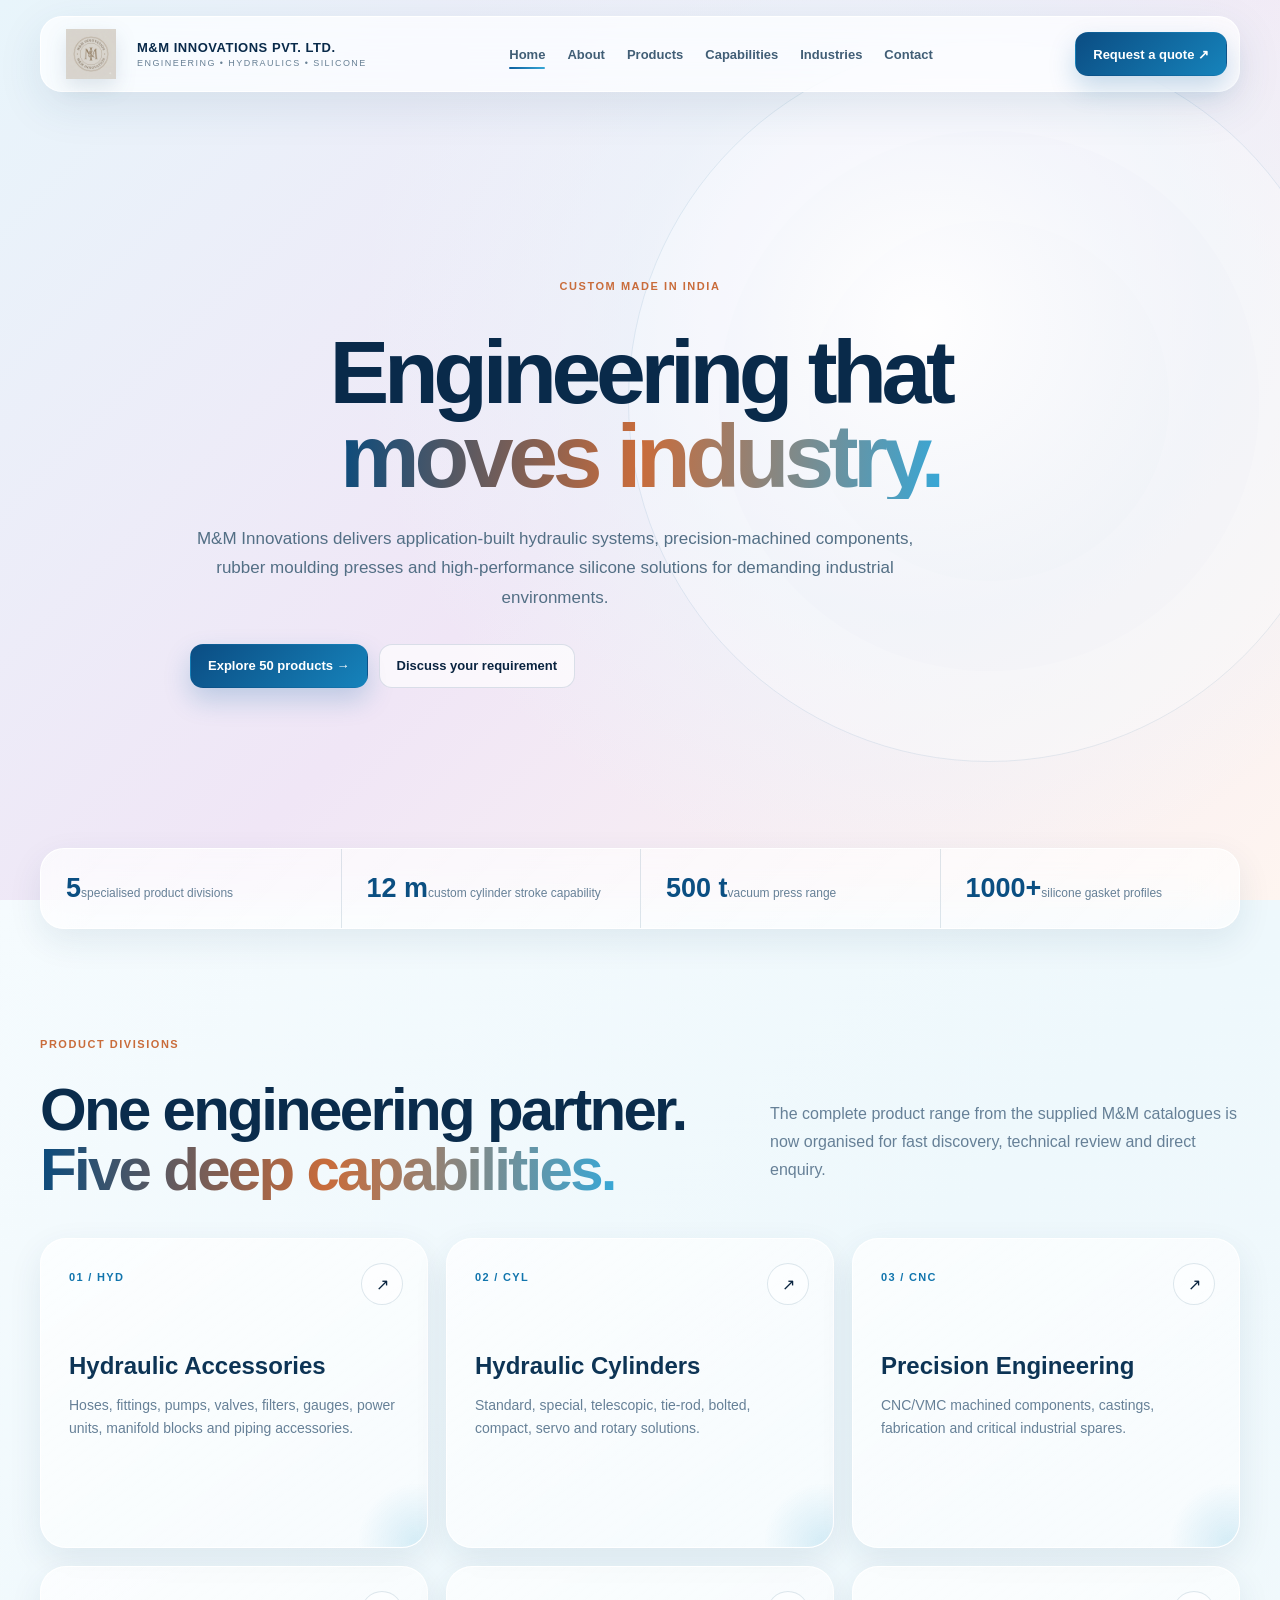
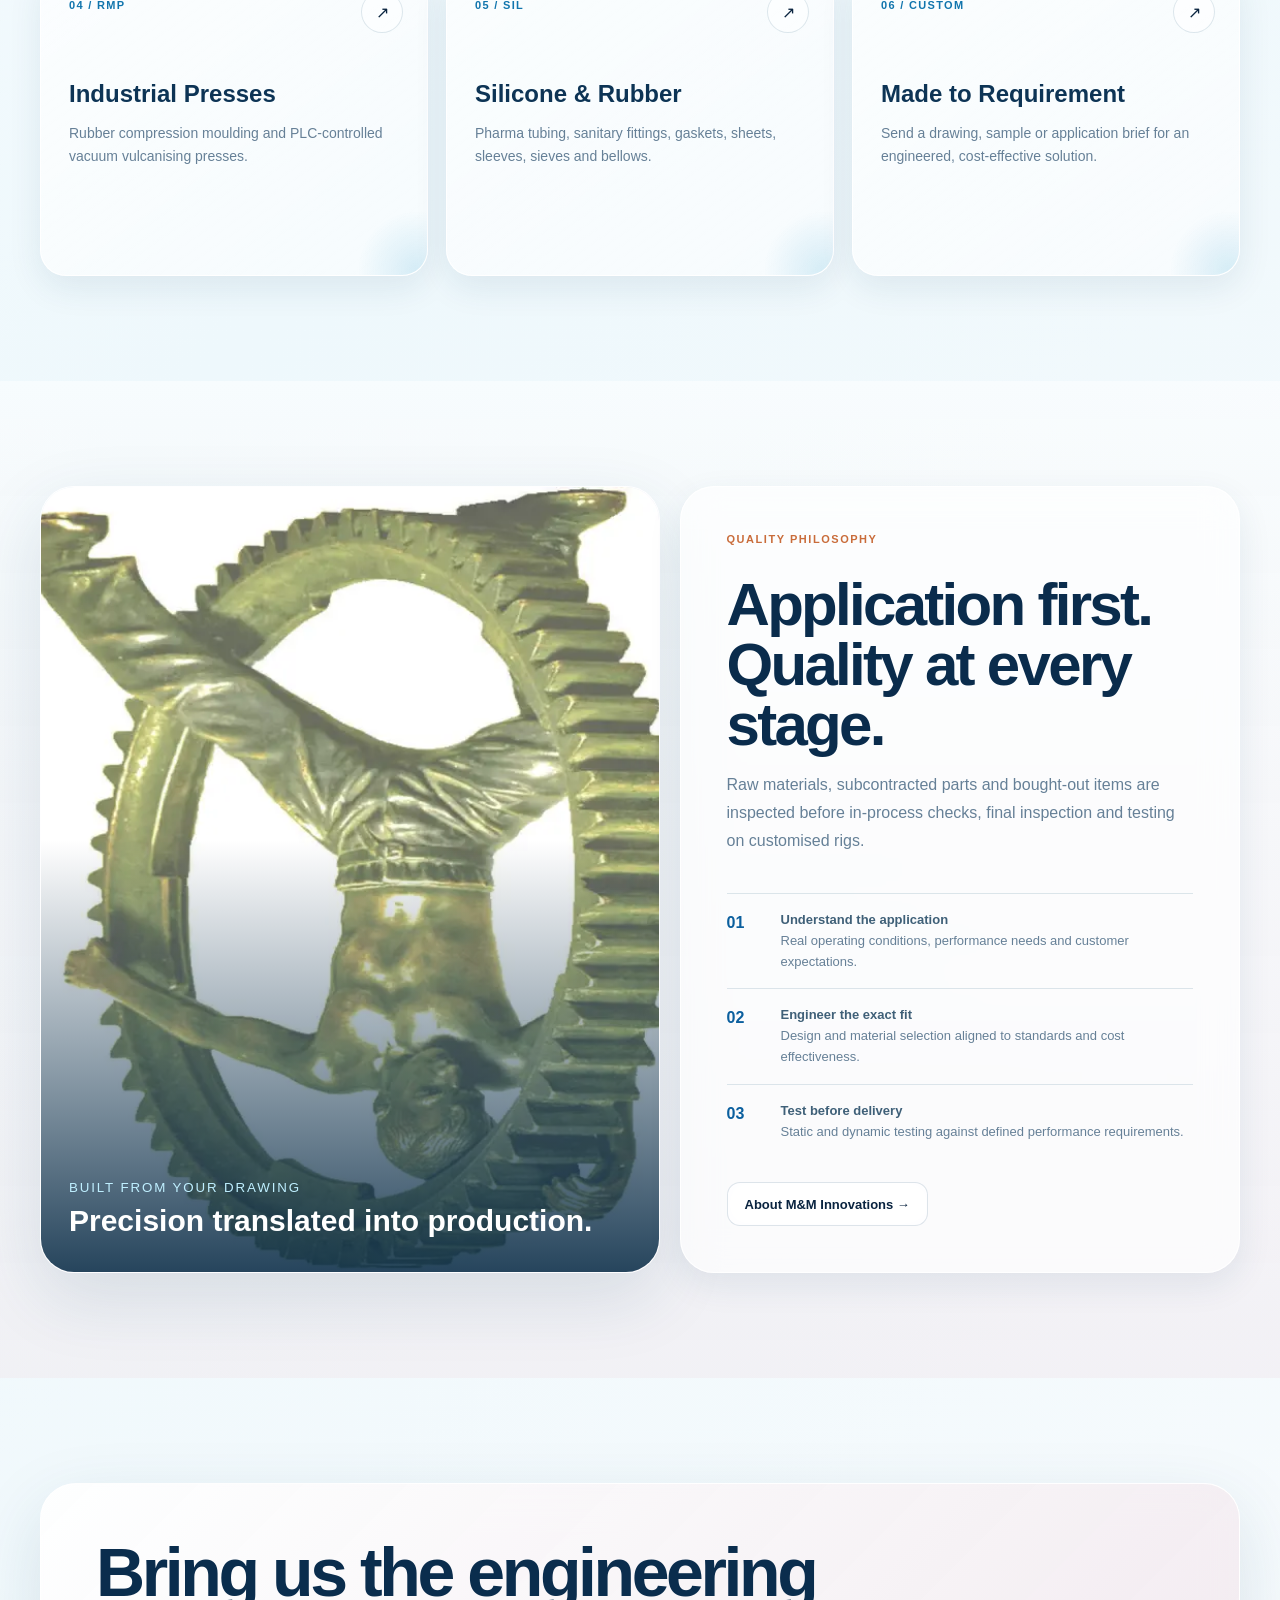
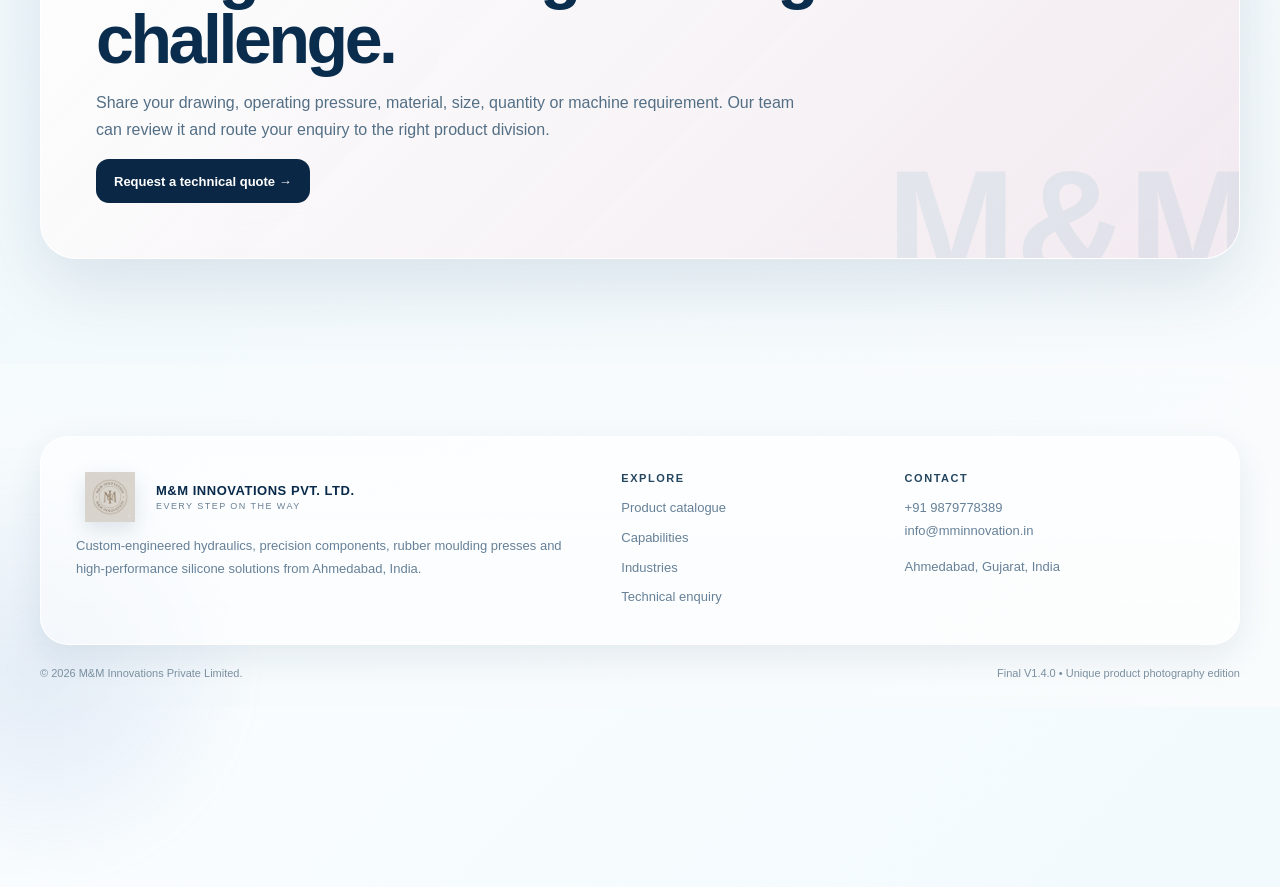
<file: index.html>
<!doctype html><html lang="en"><head><meta charset="utf-8"><meta name="viewport" content="width=device-width,initial-scale=1"><title>M&M Innovations Pvt. Ltd. | Industrial Engineering & Manufacturing</title><meta name="description" content="Manufacturer of hydraulic cylinders, accessories, precision engineering components, rubber moulding presses and silicone products in Ahmedabad, India."><link rel="icon" href="favicon.ico"><link rel="stylesheet" href="assets/styles.css"><link rel="stylesheet" href="assets/final-polish.css"></head><body><div class="noise"></div><div data-site-nav></div>
<header class="hero"><div class="container hero-grid"><div><div class="eyebrow" data-cms-text="index.hero.eyebrow">Custom made in India</div><h1>Engineering that <span data-cms-text="index.hero.accent">moves industry.</span></h1><p data-cms-text="index.hero.description">M&M Innovations delivers application-built hydraulic systems, precision-machined components, rubber moulding presses and high-performance silicone solutions for demanding industrial environments.</p><div class="hero-actions"><a class="btn btn-primary" href="products.html">Explore 50 products →</a><a class="btn btn-secondary" href="contact.html">Discuss your requirement</a></div></div></div></header>
<div class="metrics"><div class="container metric-row"><div class="metric"><strong>5</strong><span>specialised product divisions</span></div><div class="metric"><strong>12 m</strong><span>custom cylinder stroke capability</span></div><div class="metric"><strong>500 t</strong><span>vacuum press range</span></div><div class="metric"><strong>1000+</strong><span>silicone gasket profiles</span></div></div></div>
<main><section class="section"><div class="container"><div class="section-head reveal"><div><div class="eyebrow">Product divisions</div><h2>One engineering partner. <span class="gradient">Five deep capabilities.</span></h2></div><p data-cms-text="index.divisions.description">The complete product range from the supplied M&M catalogues is now organised for fast discovery, technical review and direct enquiry.</p></div><div class="grid-3">
<a class="division-card reveal" href="products.html?category=Hydraulic%20Accessories"><span class="icon">01 / HYD</span><span class="arrow">↗</span><h3>Hydraulic Accessories</h3><p>Hoses, fittings, pumps, valves, filters, gauges, power units, manifold blocks and piping accessories.</p></a>
<a class="division-card reveal" href="products.html?category=Hydraulic%20Cylinders"><span class="icon">02 / CYL</span><span class="arrow">↗</span><h3>Hydraulic Cylinders</h3><p>Standard, special, telescopic, tie-rod, bolted, compact, servo and rotary solutions.</p></a>
<a class="division-card reveal" href="products.html?category=Precision%20Engineering"><span class="icon">03 / CNC</span><span class="arrow">↗</span><h3>Precision Engineering</h3><p>CNC/VMC machined components, castings, fabrication and critical industrial spares.</p></a>
<a class="division-card reveal" href="products.html?category=Industrial%20Presses"><span class="icon">04 / RMP</span><span class="arrow">↗</span><h3>Industrial Presses</h3><p>Rubber compression moulding and PLC-controlled vacuum vulcanising presses.</p></a>
<a class="division-card reveal" href="products.html?category=Silicone%20%26%20Rubber"><span class="icon">05 / SIL</span><span class="arrow">↗</span><h3>Silicone & Rubber</h3><p>Pharma tubing, sanitary fittings, gaskets, sheets, sleeves, sieves and bellows.</p></a>
<a class="division-card reveal" href="contact.html"><span class="icon">06 / CUSTOM</span><span class="arrow">↗</span><h3>Made to Requirement</h3><p>Send a drawing, sample or application brief for an engineered, cost-effective solution.</p></a>
</div></div></section>
<section class="section section-soft"><div class="container split"><div class="visual-panel reveal"><img data-cms-image="index.quality.image" src="assets/product-photos/visual-engineering.webp" alt="M&M precision engineering components"><div class="visual-caption"><small>Built from your drawing</small><h3>Precision translated into production.</h3></div></div><div class="content-panel reveal"><div class="eyebrow">Quality philosophy</div><h2>Application first. Quality at every stage.</h2><p>Raw materials, subcontracted parts and bought-out items are inspected before in-process checks, final inspection and testing on customised rigs.</p><div class="ticks"><div class="tick"><b>01</b><div><strong>Understand the application</strong><br><span>Real operating conditions, performance needs and customer expectations.</span></div></div><div class="tick"><b>02</b><div><strong>Engineer the exact fit</strong><br><span>Design and material selection aligned to standards and cost effectiveness.</span></div></div><div class="tick"><b>03</b><div><strong>Test before delivery</strong><br><span>Static and dynamic testing against defined performance requirements.</span></div></div></div><a class="btn btn-secondary" href="about.html" style="align-self:flex-start;margin-top:24px">About M&M Innovations →</a></div></div></section>
<section class="section"><div class="container cta-box reveal"><h2 data-cms-text="index.cta.title">Bring us the engineering challenge.</h2><p data-cms-text="index.cta.description">Share your drawing, operating pressure, material, size, quantity or machine requirement. Our team can review it and route your enquiry to the right product division.</p><a class="btn btn-dark" href="contact.html">Request a technical quote →</a></div></section></main>
<div data-site-footer></div><script src="assets/site.js"></script></body></html>
</file>
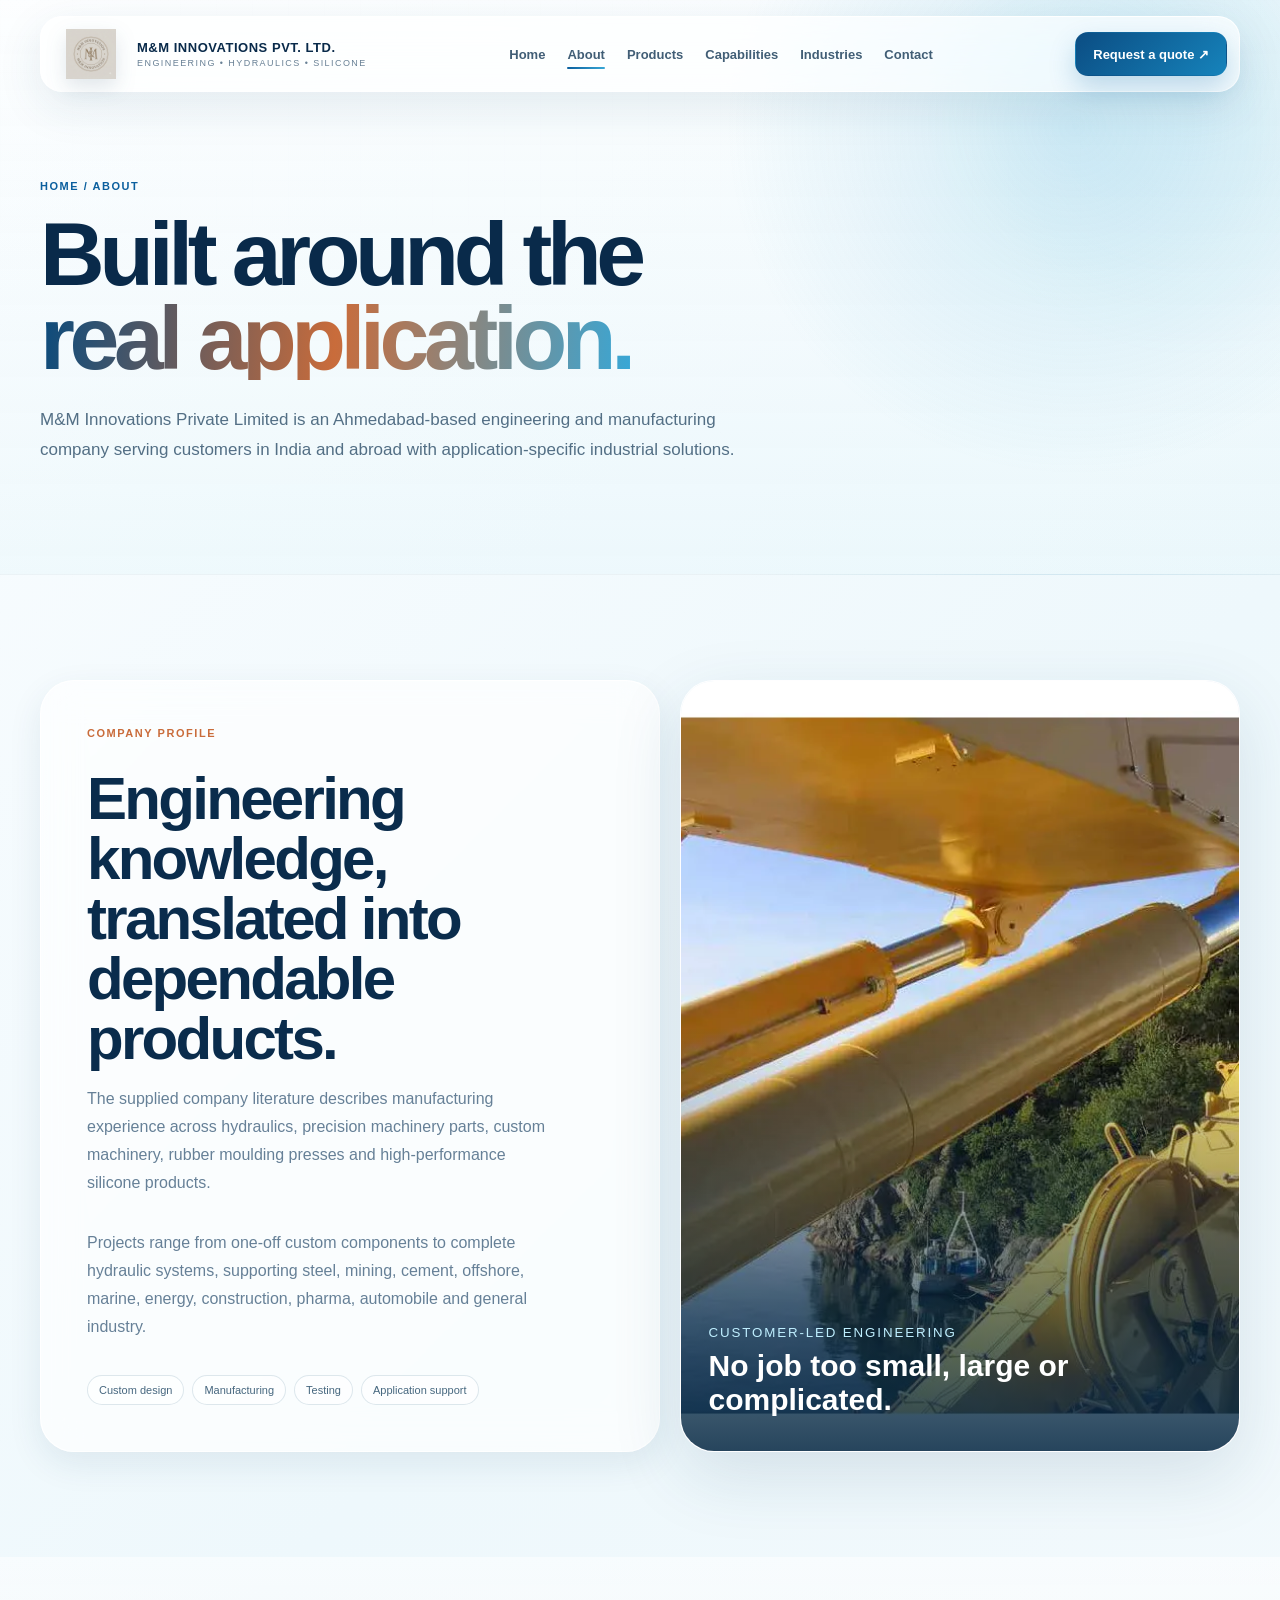
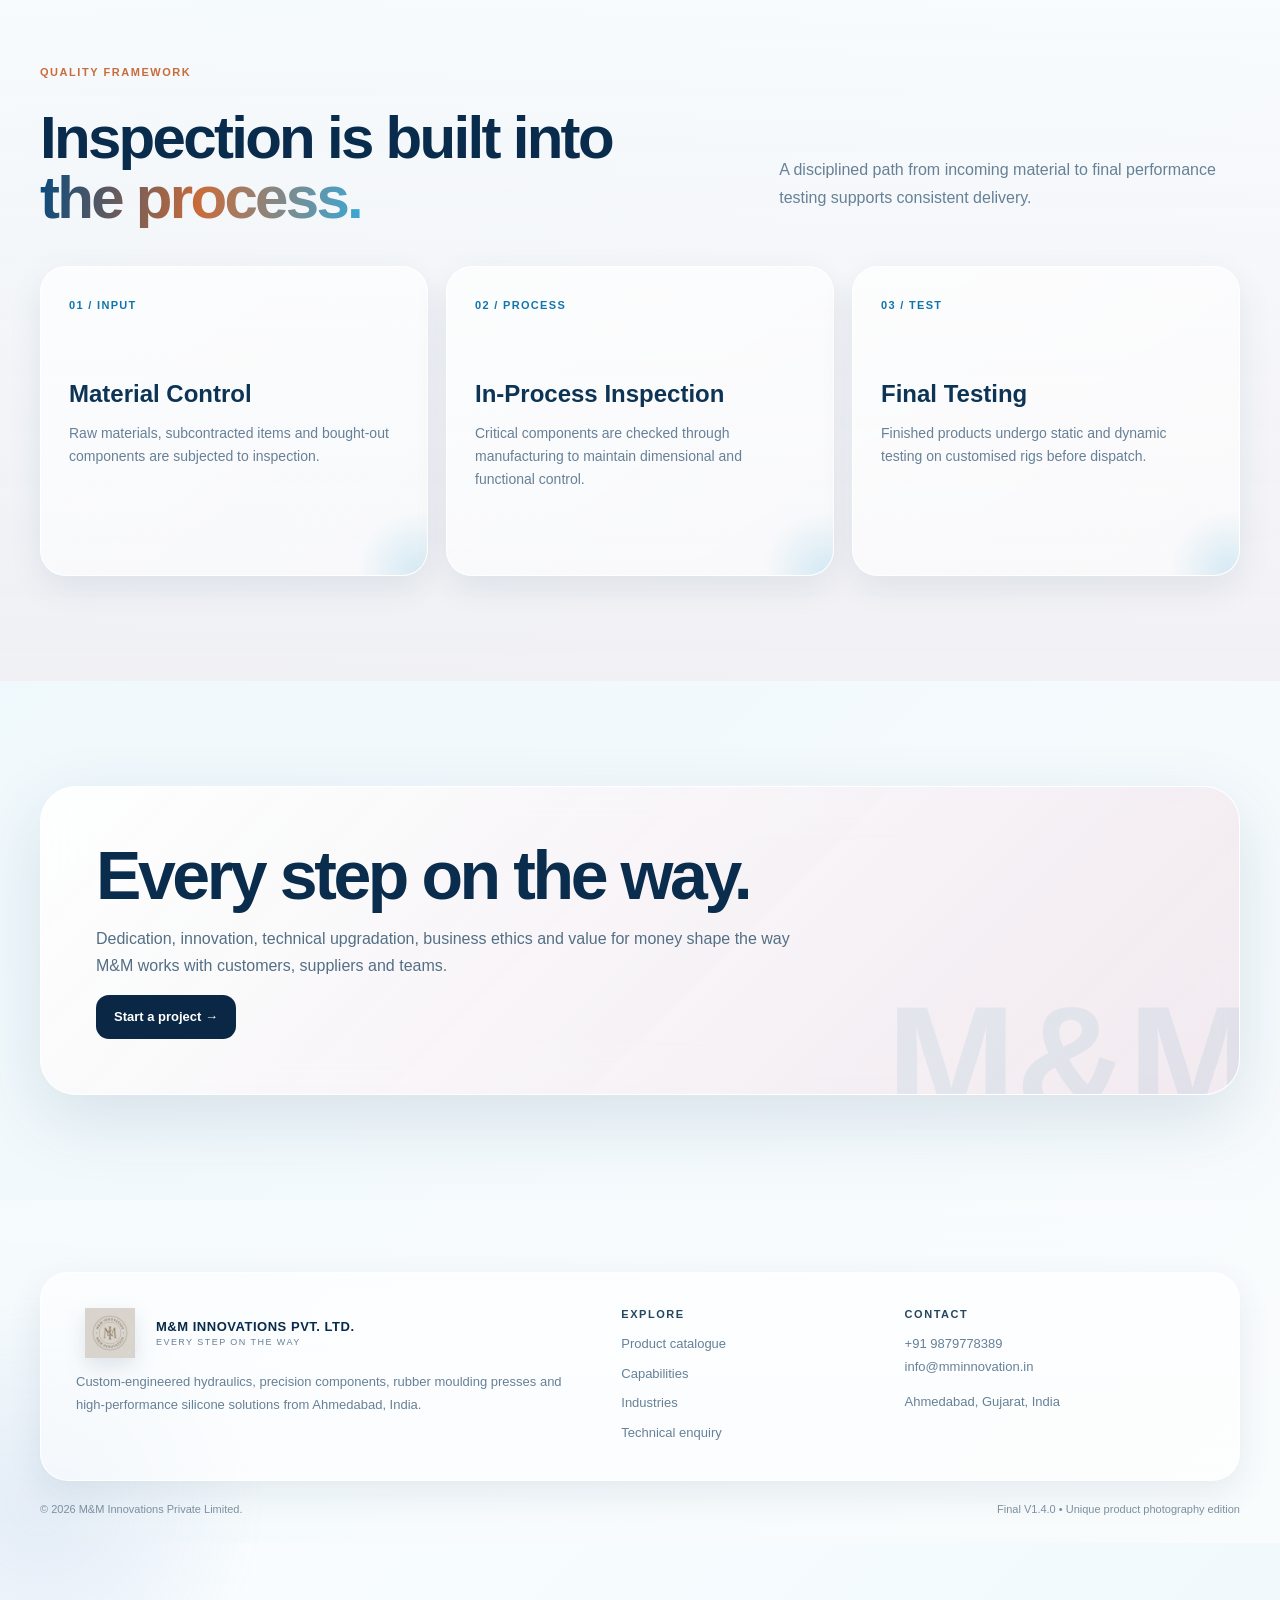
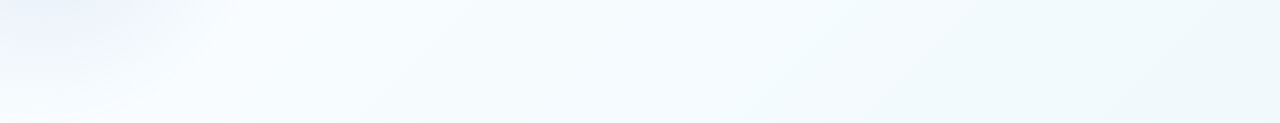
<file: about.html>
<!doctype html><html lang="en"><head><meta charset="utf-8"><meta name="viewport" content="width=device-width,initial-scale=1"><title>About | M&M Innovations Pvt. Ltd.</title><meta name="description" content="About M&M Innovations manufacturing, quality control and engineering capabilities."><link rel="icon" href="favicon.ico"><link rel="stylesheet" href="assets/styles.css"><link rel="stylesheet" href="assets/final-polish.css"></head><body><div class="noise"></div><div data-site-nav></div>
<header class="page-hero"><div class="container"><div class="breadcrumb">Home / About</div><h1>Built around the <span class="gradient" data-cms-text="about.hero.accent">real application.</span></h1><p data-cms-text="about.hero.description">M&M Innovations Private Limited is an Ahmedabad-based engineering and manufacturing company serving customers in India and abroad with application-specific industrial solutions.</p></div></header>
<main><section class="section"><div class="container split"><div class="content-panel reveal"><div class="eyebrow">Company profile</div><h2 data-cms-text="about.profile.title">Engineering knowledge, translated into dependable products.</h2><p data-cms-text="about.profile.description">The supplied company literature describes manufacturing experience across hydraulics, precision machinery parts, custom machinery, rubber moulding presses and high-performance silicone products.</p><p>Projects range from one-off custom components to complete hydraulic systems, supporting steel, mining, cement, offshore, marine, energy, construction, pharma, automobile and general industry.</p><div class="pill-row"><span class="pill">Custom design</span><span class="pill">Manufacturing</span><span class="pill">Testing</span><span class="pill">Application support</span></div></div><div class="visual-panel reveal"><img data-cms-image="about.profile.image" src="assets/product-photos/visual-cylinder.webp" alt="M&M hydraulic cylinder in industrial application"><div class="visual-caption"><small>Customer-led engineering</small><h3>No job too small, large or complicated.</h3></div></div></div></section>
<section class="section section-soft"><div class="container"><div class="section-head"><div><div class="eyebrow">Quality framework</div><h2>Inspection is built into <span class="gradient">the process.</span></h2></div><p>A disciplined path from incoming material to final performance testing supports consistent delivery.</p></div><div class="grid-3"><div class="service-card reveal"><span class="num">01 / INPUT</span><h3>Material Control</h3><p>Raw materials, subcontracted items and bought-out components are subjected to inspection.</p></div><div class="service-card reveal"><span class="num">02 / PROCESS</span><h3>In-Process Inspection</h3><p>Critical components are checked through manufacturing to maintain dimensional and functional control.</p></div><div class="service-card reveal"><span class="num">03 / TEST</span><h3>Final Testing</h3><p>Finished products undergo static and dynamic testing on customised rigs before dispatch.</p></div></div></div></section>
<section class="section"><div class="container cta-box reveal"><h2 data-cms-text="about.cta.title">Every step on the way.</h2><p>Dedication, innovation, technical upgradation, business ethics and value for money shape the way M&M works with customers, suppliers and teams.</p><a class="btn btn-dark" href="contact.html">Start a project →</a></div></section></main><div data-site-footer></div><script src="assets/site.js"></script></body></html>
</file>
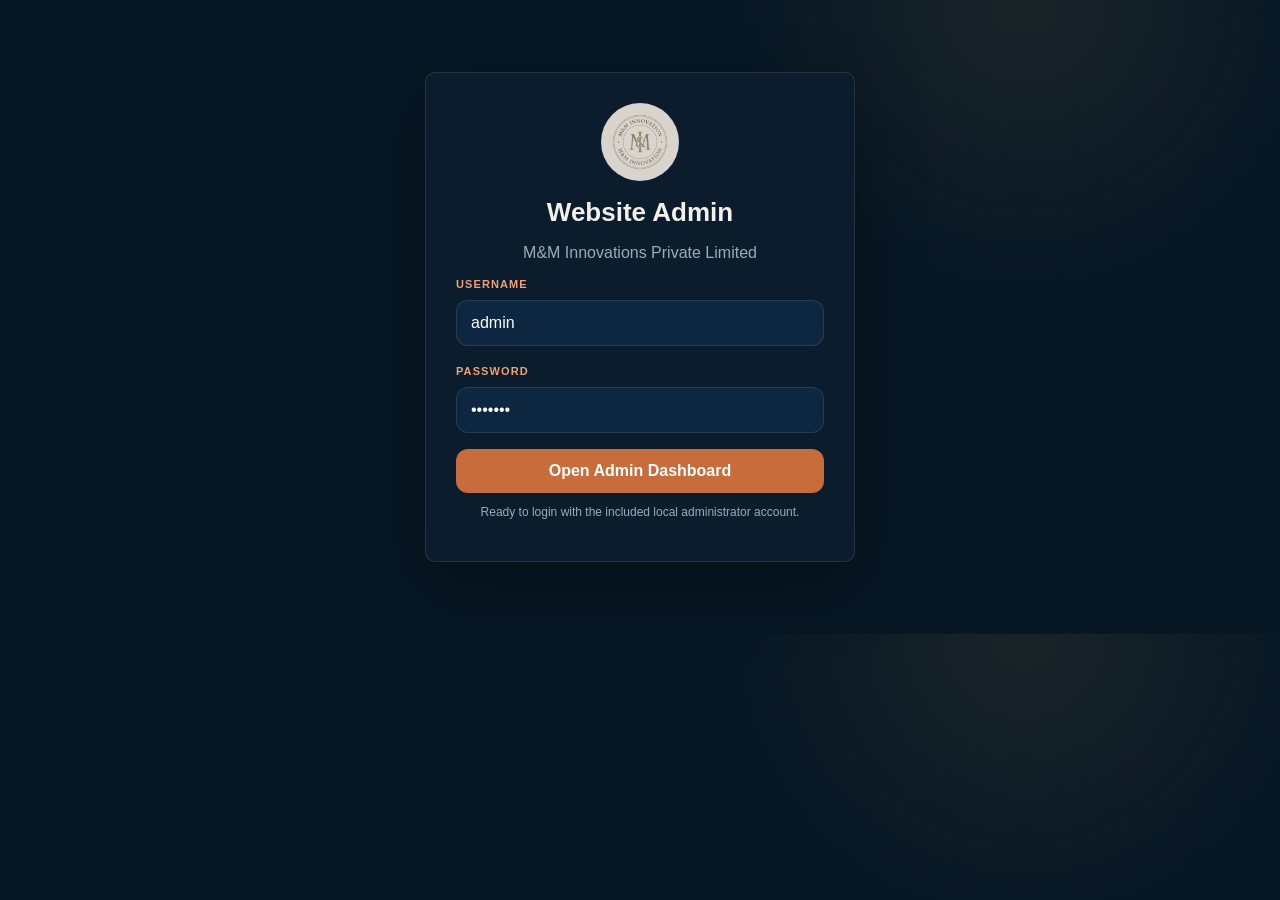
<file: admin.html>
<!DOCTYPE html>
<html lang="en">
<head>
<meta charset="UTF-8">
<meta name="viewport" content="width=device-width,initial-scale=1">
<title>Website Admin | M&M Innovations Private Limited</title>
<link rel="icon" href="favicon.ico">
<style>
:root{--bg:#071724;--panel:#0b1d2d;--panel2:#10283a;--line:rgba(255,255,255,.1);--text:#f3f0e9;--muted:#9cabb5;--gold:#c96c3b;--gold2:#f0a175}
*{box-sizing:border-box}body{margin:0;background:radial-gradient(circle at 80% 0,rgba(239,189,85,.08),transparent 24%),var(--bg);color:var(--text);font-family:"Segoe UI Variable Text","Segoe UI",Arial,sans-serif}
button,input,textarea,select{font:inherit}.hidden{display:none!important}
.login{max-width:430px;margin:8vh auto;padding:30px;background:var(--panel);border:1px solid var(--line);border-radius:24px}
.login img{width:78px;height:78px;border-radius:50%;display:block;margin:0 auto 16px;object-fit:contain}.login h1{text-align:center;font:700 26px "Segoe UI Variable Display","Segoe UI",sans-serif;margin:8px}.login p{text-align:center;color:var(--muted)}
.input{width:100%;padding:13px 14px;border:1px solid var(--line);border-radius:12px;background:#0e2740;color:#fff;margin:7px 0;outline:none}
.primary{background:linear-gradient(135deg,var(--gold2),var(--gold));color:#151009;border:0;font-weight:800;cursor:pointer}
.login .primary{width:100%;padding:13px;border-radius:12px;margin-top:9px}
.shell{min-height:100vh}.sidebar{position:fixed;left:0;top:0;bottom:0;width:260px;background:#07182a;border-right:1px solid var(--line);padding:22px 16px;z-index:5}
.brand{display:flex;gap:12px;align-items:center;padding:4px 6px 24px;border-bottom:1px solid var(--line)}.brand img{width:48px;height:48px;border-radius:50%;object-fit:contain}.brand strong{font:700 14px "Segoe UI Variable Display","Segoe UI",sans-serif;line-height:1.2}.brand span{color:var(--muted);font-size:11px}
.nav{display:grid;gap:7px;margin-top:22px}.nav button{border:0;background:transparent;color:#b8c6d3;text-align:left;padding:12px 13px;border-radius:12px;cursor:pointer;font-weight:700}.nav button.active,.nav button:hover{background:rgba(239,189,85,.11);color:var(--gold2)}
.side-bottom{position:absolute;left:16px;right:16px;bottom:20px;display:grid;gap:8px}.side-bottom a,.side-bottom button{padding:10px;border:1px solid var(--line);background:var(--panel);color:#fff;border-radius:10px;text-align:center;text-decoration:none;cursor:pointer}
.main{margin-left:260px;padding:26px;max-width:1600px}.topbar{display:flex;justify-content:space-between;align-items:center;gap:16px;margin-bottom:22px}.topbar h1{font:700 28px "Segoe UI Variable Display","Segoe UI",sans-serif;margin:0}.topbar p{margin:4px 0 0;color:var(--muted);font-size:13px}.badge{padding:8px 11px;background:rgba(239,189,85,.1);color:var(--gold2);border:1px solid rgba(239,189,85,.25);border-radius:999px;font-size:12px}
.cards{display:grid;grid-template-columns:repeat(4,1fr);gap:14px;margin-bottom:20px}.card{padding:19px;background:linear-gradient(145deg,#102944,#0b1d31);border:1px solid var(--line);border-radius:18px}.card span{font-size:12px;color:var(--muted)}.card strong{display:block;font:700 28px "Segoe UI Variable Display","Segoe UI",sans-serif;color:var(--gold2);margin-top:6px}
.panel{background:var(--panel);border:1px solid var(--line);border-radius:20px;padding:20px}.toolbar{display:flex;gap:10px;justify-content:space-between;align-items:center;flex-wrap:wrap;margin-bottom:14px}.toolbar .left,.toolbar .right{display:flex;gap:10px;flex-wrap:wrap}.toolbar input,.toolbar select{padding:11px 12px;border:1px solid var(--line);background:#0d2741;color:#fff;border-radius:11px}
.btn{padding:10px 13px;border-radius:11px;border:1px solid var(--line);background:#102944;color:#fff;cursor:pointer;font-weight:700}.btn.gold{background:linear-gradient(135deg,var(--gold2),var(--gold));color:#151009;border:0}.btn.danger{background:#542133}.btn.green{background:#17583c}
.tablewrap{overflow:auto}table{width:100%;border-collapse:collapse;min-width:1050px}th,td{padding:13px 11px;border-bottom:1px solid var(--line);text-align:left;vertical-align:top;font-size:13px}th{color:var(--gold2);background:#10263e}.status{padding:8px;background:#0d2741;color:#fff;border:1px solid var(--line);border-radius:9px}
.page-tabs{display:flex;gap:8px;flex-wrap:wrap;margin-bottom:16px}.page-tabs button{padding:9px 12px;border-radius:999px;border:1px solid var(--line);background:#0c2138;color:#cbd6df;cursor:pointer}.page-tabs button.active{background:var(--gold);color:#151009}
.editor-list{display:grid;gap:12px}.editor-row{display:grid;grid-template-columns:210px 1fr auto;gap:12px;align-items:start;padding:14px;border:1px solid var(--line);border-radius:14px;background:#0a2037}.editor-meta small{display:block;color:var(--gold);margin-bottom:5px}.editor-meta span{font-size:12px;color:var(--muted);word-break:break-word}.editor-row textarea,.editor-row input[type=text]{width:100%;padding:11px;border-radius:10px;border:1px solid var(--line);background:#071a2d;color:#fff;min-height:46px;resize:vertical}
.image-grid{display:grid;grid-template-columns:repeat(3,minmax(0,1fr));gap:14px}.image-item{border:1px solid var(--line);border-radius:16px;overflow:hidden;background:#0a2037}.image-preview{height:190px;background:#061426;display:grid;place-items:center;overflow:hidden}.image-preview img{width:100%;height:100%;object-fit:cover}.image-info{padding:13px}.image-info h3{font:700 14px "Segoe UI Variable Display","Segoe UI",sans-serif;margin:0 0 5px}.image-info p{color:var(--muted);font-size:11px;margin:0 0 10px;word-break:break-word}.image-actions{display:flex;gap:7px;flex-wrap:wrap}.file{display:none}
.notice{padding:13px 15px;border:1px solid rgba(239,189,85,.28);background:rgba(239,189,85,.07);color:#f6dfa5;border-radius:13px;font-size:13px;margin-bottom:16px;line-height:1.55}
.settings-grid{display:grid;grid-template-columns:1fr 1fr;gap:14px}.setting{padding:18px;border:1px solid var(--line);border-radius:16px;background:#0a2037}.setting h3{font:700 18px "Segoe UI Variable Display","Segoe UI",sans-serif;margin-top:0}.setting p{color:var(--muted);font-size:13px;line-height:1.6}
.empty{text-align:center;color:var(--muted);padding:35px}
@media(max-width:1050px){.image-grid{grid-template-columns:repeat(2,1fr)}.cards{grid-template-columns:repeat(2,1fr)}}
@media(max-width:760px){.sidebar{position:static;width:auto}.side-bottom{position:static;margin-top:15px}.main{margin:0;padding:16px}.nav{grid-template-columns:repeat(2,1fr)}.cards{grid-template-columns:1fr 1fr}.image-grid{grid-template-columns:1fr}.editor-row{grid-template-columns:1fr}.settings-grid{grid-template-columns:1fr}}

/* --- Enquiry table action buttons polish --- */
.actions-cell{
  min-width:190px;
  white-space:nowrap;
}
.action-group{
  display:inline-flex;
  align-items:center;
  gap:8px;
  flex-wrap:nowrap;
}
.action-btn{
  display:inline-flex;
  align-items:center;
  justify-content:center;
  min-width:82px;
  height:34px;
  padding:0 12px;
  border-radius:10px;
  text-decoration:none;
  border:1px solid var(--line);
  font-size:12px;
  font-weight:800;
  line-height:1;
  cursor:pointer;
  transition:transform .18s ease,filter .18s ease,box-shadow .18s ease;
}
.action-btn:hover{
  transform:translateY(-1px);
  filter:brightness(1.06);
}
.action-btn.whatsapp{
  background:linear-gradient(135deg,#1f8f5d,#176b48);
  color:#fff;
  border-color:rgba(71,214,145,.28);
  box-shadow:0 6px 14px rgba(16,103,68,.18);
}
.action-btn.delete{
  background:linear-gradient(135deg,#7a2a3f,#572033);
  color:#fff;
  border-color:rgba(255,109,135,.18);
  box-shadow:0 6px 14px rgba(84,32,51,.16);
}
.tablewrap table td:last-child{
  vertical-align:middle;
}
@media(max-width:760px){
  .actions-cell{min-width:170px}
  .action-btn{min-width:76px;padding:0 10px}
}


/* --- Product management --- */
.admin-products-grid{
  display:grid;
  grid-template-columns:repeat(2,minmax(0,1fr));
  gap:14px;
}
.admin-product-card{
  display:grid;
  grid-template-columns:150px 1fr;
  gap:14px;
  padding:14px;
  border:1px solid var(--line);
  border-radius:16px;
  background:#0a2037;
}
.admin-product-photo{
  height:150px;
  border-radius:13px;
  overflow:hidden;
  background:#061426;
}
.admin-product-photo img{width:100%;height:100%;object-fit:cover}
.admin-product-info h3{font:700 18px "Segoe UI Variable Display","Segoe UI",sans-serif;margin:0 0 5px}
.admin-product-info .cat{color:var(--gold);font-size:11px;font-weight:800;text-transform:uppercase;letter-spacing:.08em}
.admin-product-info p{font-size:12px;color:var(--muted);line-height:1.55;margin:8px 0}
.admin-product-meta{display:flex;gap:6px;flex-wrap:wrap;margin:8px 0}
.admin-product-meta span{font-size:10px;padding:5px 7px;border-radius:999px;background:#102944;border:1px solid var(--line)}
.admin-product-actions{display:flex;gap:7px;flex-wrap:wrap;margin-top:10px}
.product-modal{
  position:fixed;inset:0;z-index:100;display:grid;place-items:center;
  background:rgba(0,0,0,.68);padding:20px;
}
.product-modal-card{
  width:min(760px,100%);max-height:92vh;overflow:auto;
  background:#0a1e34;border:1px solid rgba(255,255,255,.12);
  border-radius:22px;padding:22px;box-shadow:0 30px 80px rgba(0,0,0,.4)
}
.product-modal-card h2{font:700 25px "Segoe UI Variable Display","Segoe UI",sans-serif;margin:0 0 16px}
.product-form-grid{display:grid;grid-template-columns:1fr 1fr;gap:12px}
.product-form-grid .full{grid-column:1/-1}
.product-form-grid label{font-size:11px;color:var(--gold);font-weight:800;display:block;margin-bottom:6px}
.product-form-grid input,.product-form-grid textarea,.product-form-grid select{
  width:100%;padding:12px;border:1px solid var(--line);border-radius:11px;background:#071a2d;color:#fff
}
.product-form-grid textarea{min-height:100px;resize:vertical}
.product-image-large{width:100%;height:220px;object-fit:cover;border-radius:13px;background:#061426;margin-top:8px}
.product-modal-actions{display:flex;justify-content:flex-end;gap:9px;margin-top:17px}
.toggle-row{display:flex;gap:18px;align-items:center;flex-wrap:wrap}
.toggle-row label{display:flex;gap:7px;align-items:center;color:#dce5ed;font-size:13px}
@media(max-width:1050px){.admin-products-grid{grid-template-columns:1fr}}
@media(max-width:650px){.admin-product-card{grid-template-columns:1fr}.admin-product-photo{height:210px}.product-form-grid{grid-template-columns:1fr}.product-form-grid .full{grid-column:auto}}
.login-label{display:block;margin:12px 0 3px;color:#f0a175;font-size:11px;font-weight:800;text-transform:uppercase;letter-spacing:.1em}
.login{border-radius:10px;box-shadow:0 25px 70px rgba(0,0,0,.28)}
.primary,.btn.gold{background:#c96c3b;color:#fff}.primary:hover,.btn.gold:hover{background:#ad5630}
.panel,.card,.setting,.image-item,.admin-product-card{border-radius:7px}

</style>
</head>
<body>
<section id="loginView" class="login">
<img src="assets/mm-logo.png" alt="M&M Innovations Logo"><h1>Website Admin</h1><p>M&M Innovations Private Limited</p>
<form id="adminLoginForm"><label class="login-label" for="adminUser">Username</label><input id="adminUser" class="input" value="admin" autocomplete="username" required><label class="login-label" for="adminPass">Password</label><input id="adminPass" class="input" type="password" value="MM@2026" autocomplete="current-password" required><button id="loginBtn" class="primary" type="submit">Open Admin Dashboard</button></form><p id="loginMsg" aria-live="polite" style="font-size:12px">Ready to login with the included local administrator account.</p>
</section>

<div id="appView" class="shell hidden">
<aside class="sidebar">
  <div class="brand"><img src="assets/mm-logo.png" alt="M&M Innovations Logo"><div><strong>M&M INNOVATIONS<br>PRIVATE LIMITED</strong><br><span>Website CMS</span></div></div>
  <div class="nav">
    <button data-tab="enquiries" class="active">📩 Enquiries</button>
    <button data-tab="content">✏️ Website Content</button>
    <button data-tab="products">📦 Products</button>
    <button data-tab="images">🖼️ Photos & Logo</button>
    <button data-tab="settings">⚙️ Settings</button>
  </div>
  <div class="side-bottom"><a href="index.html" target="_blank">Open Website ↗</a><button id="logoutBtn">Logout</button></div>
</aside>

<main class="main">
  <div class="topbar"><div><h1 id="sectionTitle">Enquiries</h1><p>Manage the complete website from one dashboard.</p></div><span class="badge">Final Local CMS</span></div>

  <section id="tab-enquiries">
    <div class="cards"><div class="card"><span>Total Requests</span><strong id="statTotal">0</strong></div><div class="card"><span>New</span><strong id="statNew">0</strong></div><div class="card"><span>Contacted</span><strong id="statContacted">0</strong></div><div class="card"><span>Completed</span><strong id="statCompleted">0</strong></div></div>
    <div class="panel">
      <div class="toolbar"><div class="left"><input id="searchInput" placeholder="Search enquiries"><select id="statusFilter"><option value="">All Status</option><option>New</option><option>Contacted</option><option>Completed</option></select></div><div class="right"><button id="exportBtn" class="btn gold">Export CSV</button></div></div>
      <div class="tablewrap"><table><thead><tr><th>Date</th><th>Name</th><th>Company</th><th>Email</th><th>Phone</th><th>Service</th><th>Requirement</th><th>Status</th><th>Actions</th></tr></thead><tbody id="requestRows"></tbody></table><div id="emptyState" class="empty hidden">No requests found.</div></div>
    </div>
  </section>

  <section id="tab-content" class="hidden">
    <div class="notice">Yahan se headings, paragraphs, buttons, navigation/footer text ko edit karke <strong>Save Changes</strong> karo. Changes same browser ke website pages par turant apply honge.</div>
    <div class="panel">
      <div class="toolbar"><div class="left"><div id="contentPageTabs" class="page-tabs"></div></div><div class="right"><button id="saveContentBtn" class="btn gold">Save Content Changes</button><button id="resetContentBtn" class="btn">Reset Current Page</button></div></div>
      <div id="contentEditors" class="editor-list"></div>
    </div>
  </section>

  <section id="tab-images" class="hidden">
    <div class="notice">Website me jahan-jahan actual photos/logo use hue hain, har placement neeche separately available hai. <strong>Change Photo</strong> se JPG/PNG/WebP select karo. Image browser Local Storage me save hogi.</div>
    <div class="panel">
      <div class="toolbar"><div id="imagePageTabs" class="page-tabs"></div><div class="right"><button id="resetImagesBtn" class="btn">Reset Current Page Images</button></div></div>
      <div id="imageGrid" class="image-grid"></div>
    </div>
  </section>


  <section id="tab-products" class="hidden">
    <div class="notice">
      Yahan se official catalogue ke saath dikhne wale <strong>additional products Add / Edit / Remove</strong> kar sakte ho. Official 50 PDF-backed products source data me protected rahenge.
    </div>

    <div class="panel">
      <div class="toolbar">
        <div class="left">
          <input id="productAdminSearch" placeholder="Search products">
        </div>
        <div class="right">
          <button id="addProductBtn" class="btn gold">+ Add Product</button>
          <button id="resetProductsBtn" class="btn">Clear Added Products</button>
        </div>
      </div>
      <div id="adminProductsGrid" class="admin-products-grid"></div>
      <div id="adminProductsEmpty" class="empty hidden">No products found.</div>
    </div>
  </section>

  <section id="tab-settings" class="hidden">
    <div class="settings-grid">
      <div class="setting"><h3>Backup CMS Data</h3><p>Website ke edited text aur photos ka JSON backup download karo. Browser clear hone se pehle backup useful hai.</p><button id="backupBtn" class="btn gold">Download CMS Backup</button></div>
      <div class="setting"><h3>Restore CMS Data</h3><p>Previously downloaded JSON backup restore kar sakte ho.</p><input id="restoreFile" class="file" type="file" accept=".json,application/json"><button id="restoreBtn" class="btn">Choose Backup & Restore</button></div>
      <div class="setting"><h3>Reset Entire Website</h3><p>Admin ke saare content/photo changes hata kar original ZIP wali website restore karega. Enquiries separate rahengi.</p><button id="resetCmsBtn" class="btn danger">Reset Website CMS</button></div>
      <div class="setting"><h3>Important</h3><p>Ye ZIP local testing ke liye Local Storage CMS use karti hai. Production/Vercel par multiple devices se permanent editing ke liye Supabase/Firebase/real backend required hoga.</p></div>
    </div>
  </section>
</main>
</div>


<div id="productModal" class="product-modal hidden">
  <div class="product-modal-card">
    <h2 id="productModalTitle">Add Product</h2>
    <div class="product-form-grid">
      <div>
        <label>Product Name</label>
        <input id="productName" placeholder="Product name">
      </div>
      <div>
        <label>Category</label>
        <input id="productCategory" placeholder="Category">
      </div>
      <div class="full">
        <label>Description</label>
        <textarea id="productDescription" placeholder="Product description"></textarea>
      </div>
      <div class="full">
        <label>Specifications / Features (comma separated)</label>
        <input id="productSpecs" placeholder="Heavy Duty, Portable, Industrial Grade">
      </div>
      <div>
        <label>Display Order</label>
        <input id="productOrder" type="number" min="0" value="0">
      </div>
      <div>
        <label>Photo</label>
        <input id="productImageFile" type="file" accept="image/png,image/jpeg,image/webp">
      </div>
      <div class="full">
        <img id="productImagePreview" class="product-image-large" src="assets/mm-logo.png" alt="Product preview">
      </div>
      <div class="full toggle-row">
        <label><input id="productFeatured" type="checkbox"> Featured Product</label>
        <label><input id="productVisible" type="checkbox" checked> Visible on Website</label>
      </div>
    </div>
    <div class="product-modal-actions">
      <button id="cancelProductBtn" class="btn">Cancel</button>
      <button id="saveProductBtn" class="btn gold">Save Product</button>
    </div>
  </div>
</div>

<script src="assets/cms-manifest.js"></script>
<script src="assets/admin.js"></script>
</body></html>
</file>
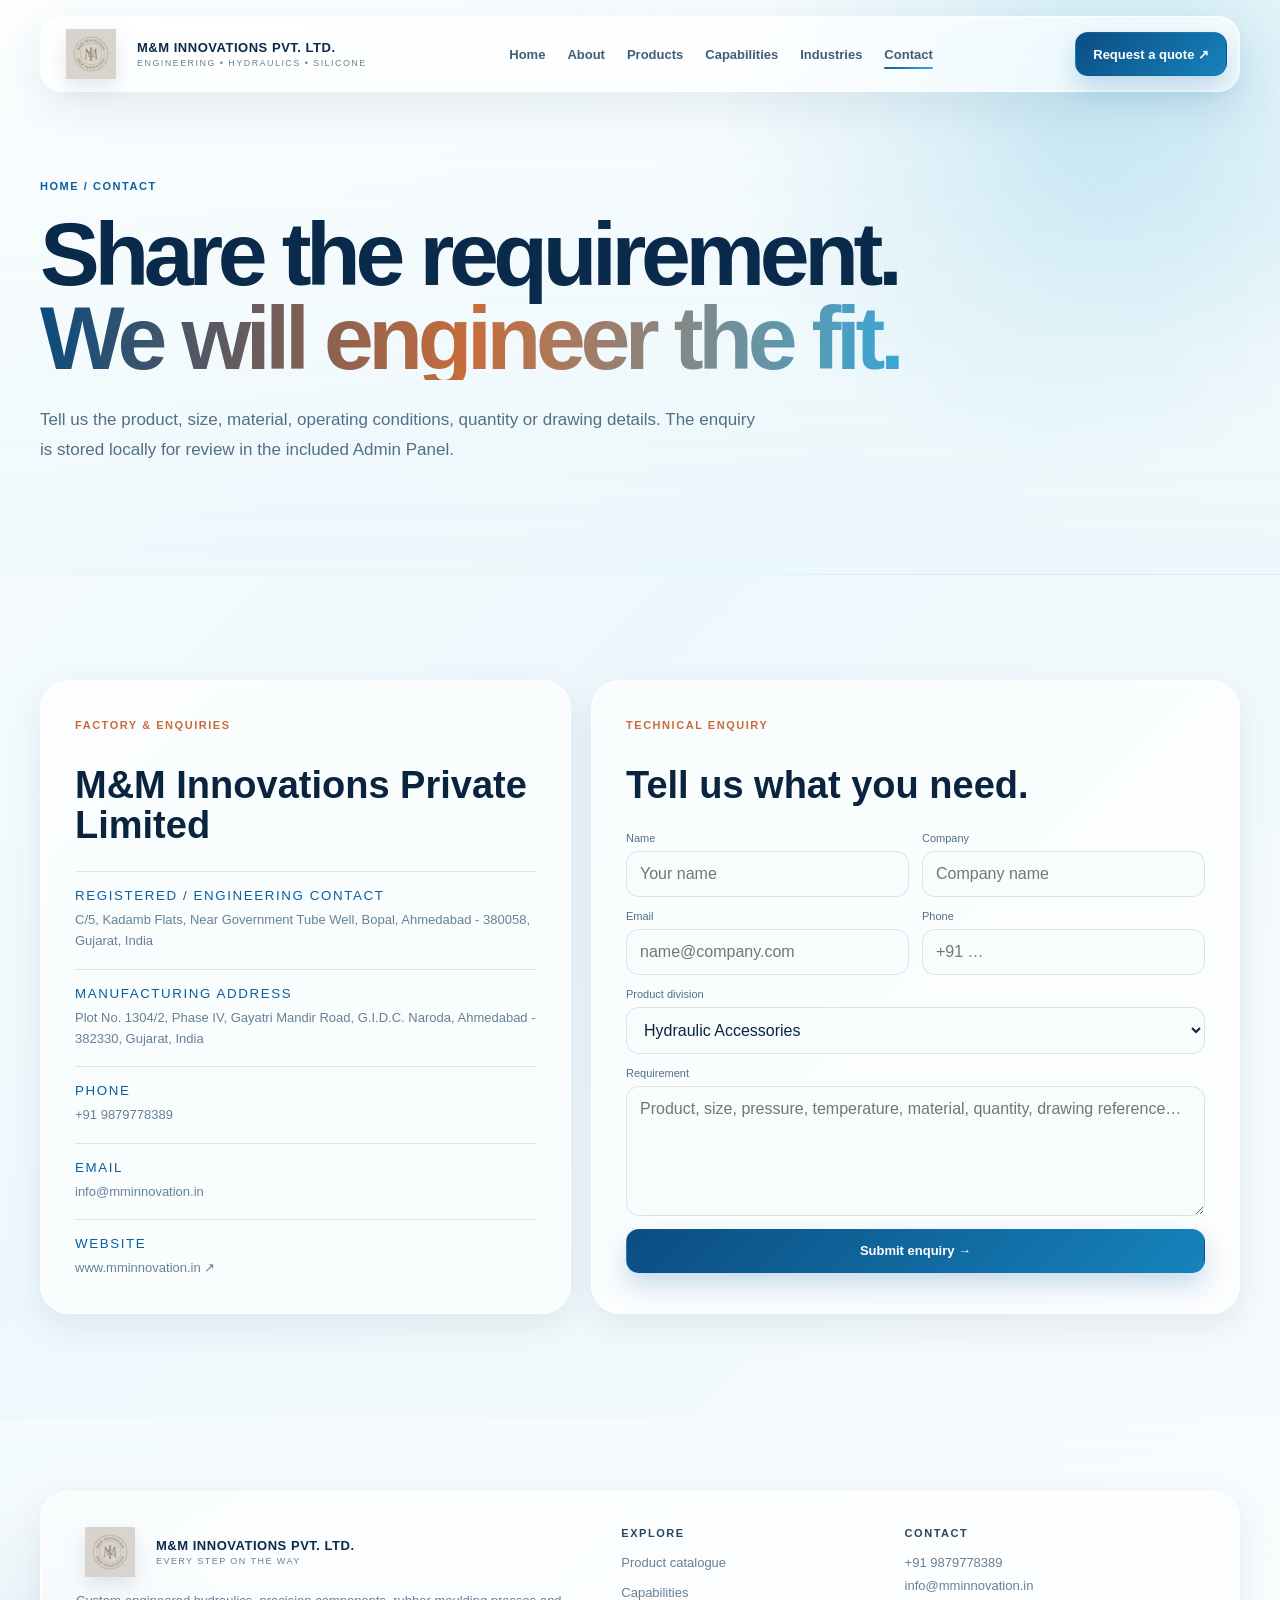
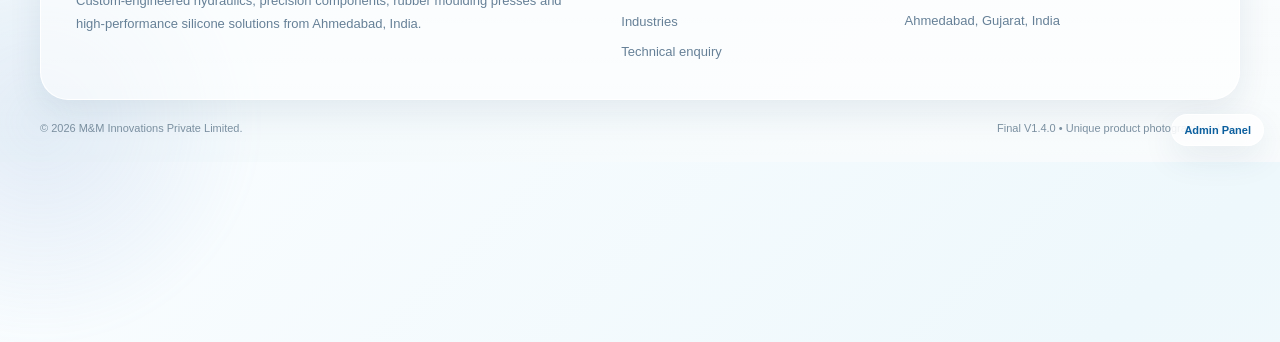
<file: contact.html>
<!doctype html><html lang="en"><head><meta charset="utf-8"><meta name="viewport" content="width=device-width,initial-scale=1"><title>Contact | M&M Innovations Pvt. Ltd.</title><meta name="description" content="Contact M&M Innovations in Ahmedabad for hydraulic, engineering, press and silicone product enquiries."><link rel="icon" href="favicon.ico"><link rel="stylesheet" href="assets/styles.css"><link rel="stylesheet" href="assets/final-polish.css"></head><body><div class="noise"></div><div data-site-nav></div>
<header class="page-hero"><div class="container"><div class="breadcrumb">Home / Contact</div><h1>Share the requirement. <span class="gradient" data-cms-text="contact.hero.accent">We will engineer the fit.</span></h1><p data-cms-text="contact.hero.description">Tell us the product, size, material, operating conditions, quantity or drawing details. The enquiry is stored locally for review in the included Admin Panel.</p></div></header>
<main><section class="section"><div class="container contact-grid"><div class="contact-card reveal"><div class="eyebrow">Factory & enquiries</div><h2 data-cms-text="contact.company.title" style="font:700 38px/1.05 var(--display);margin:17px 0">M&M Innovations Private Limited</h2><div class="contact-list"><div class="contact-item"><small>Registered / engineering contact</small><p>C/5, Kadamb Flats, Near Government Tube Well, Bopal, Ahmedabad - 380058, Gujarat, India</p></div><div class="contact-item"><small>Manufacturing address</small><p>Plot No. 1304/2, Phase IV, Gayatri Mandir Road, G.I.D.C. Naroda, Ahmedabad - 382330, Gujarat, India</p></div><div class="contact-item"><small>Phone</small><a href="tel:+919879778389">+91 9879778389</a></div><div class="contact-item"><small>Email</small><a href="mailto:info@mminnovation.in">info@mminnovation.in</a></div><div class="contact-item"><small>Website</small><a href="https://www.mminnovation.in" target="_blank" rel="noopener">www.mminnovation.in ↗</a></div></div></div>
<div class="form-card reveal"><div class="eyebrow">Technical enquiry</div><h2 data-cms-text="contact.form.title" style="font:700 38px/1.05 var(--display);margin:17px 0 26px">Tell us what you need.</h2><form id="inspectionForm" class="form-grid"><div class="field"><label for="name">Name</label><input id="name" name="name" required placeholder="Your name"></div><div class="field"><label for="company">Company</label><input id="company" name="company" placeholder="Company name"></div><div class="field"><label for="email">Email</label><input id="email" name="email" type="email" required placeholder="name@company.com"></div><div class="field"><label for="phone">Phone</label><input id="phone" name="phone" required placeholder="+91 …"></div><div class="field full"><label for="service">Product division</label><select id="service" name="service"><option>Hydraulic Accessories</option><option>Hydraulic Cylinders</option><option>Precision Engineering</option><option>Industrial Presses</option><option>Silicone & Rubber</option><option>Other / Custom Requirement</option></select></div><div class="field full"><label for="requirement">Requirement</label><textarea id="requirement" name="requirement" required placeholder="Product, size, pressure, temperature, material, quantity, drawing reference…"></textarea></div><div class="field full"><button class="btn btn-primary" type="submit">Submit enquiry →</button><div class="form-message" id="formMessage" aria-live="polite"></div></div></form></div></div></section></main>
<div data-site-footer></div><script src="assets/site.js"></script><a class="admin-shortcut" href="admin.html">Admin Panel</a></body></html>
</file>
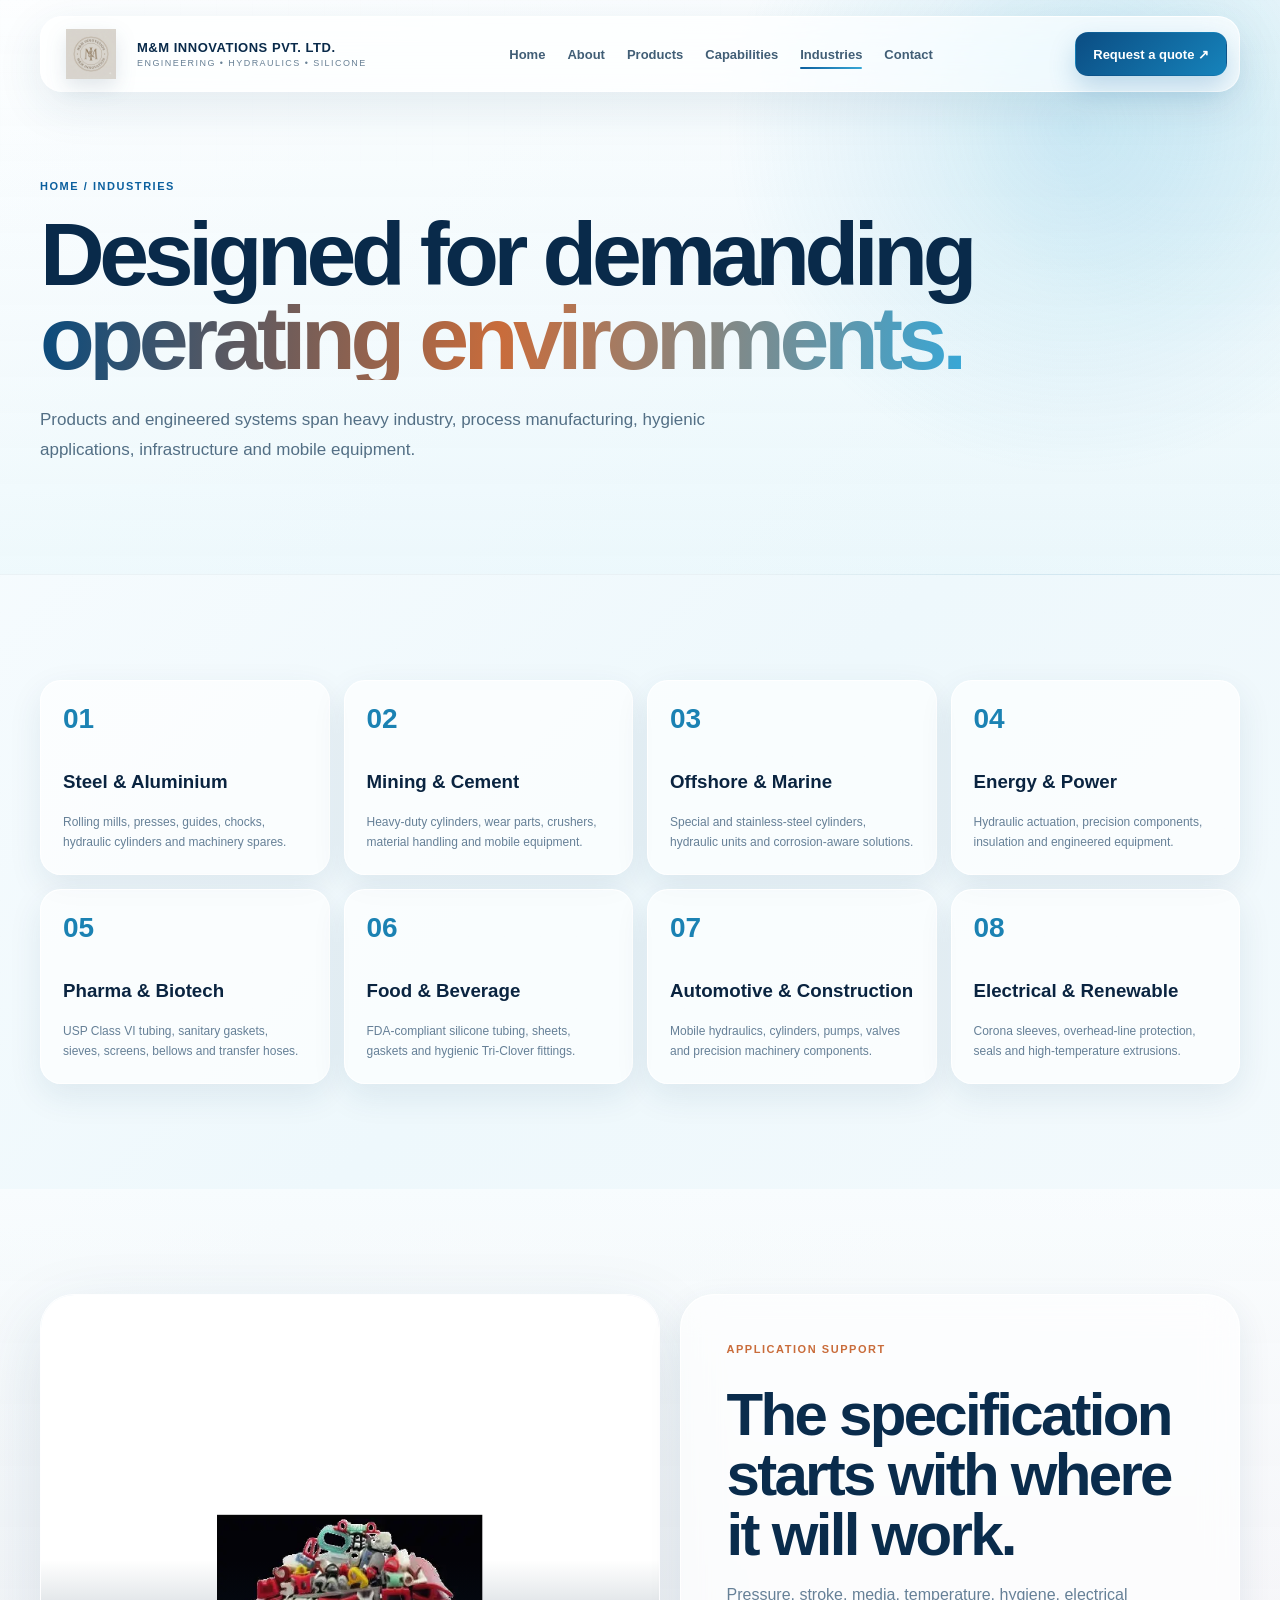
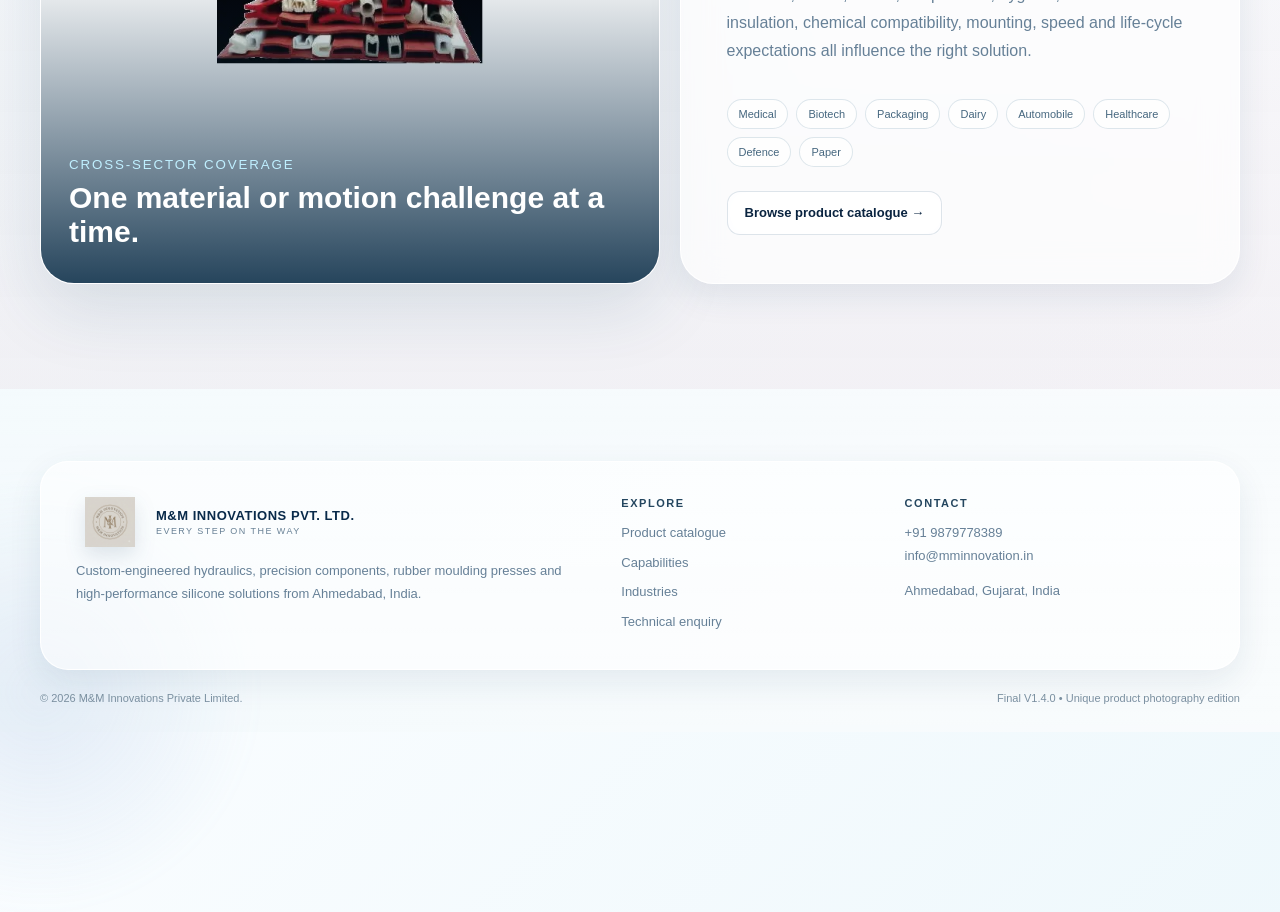
<file: industries.html>
<!doctype html><html lang="en"><head><meta charset="utf-8"><meta name="viewport" content="width=device-width,initial-scale=1"><title>Industries | M&M Innovations Pvt. Ltd.</title><meta name="description" content="Industries served by M&M Innovations engineering and manufacturing divisions."><link rel="icon" href="favicon.ico"><link rel="stylesheet" href="assets/styles.css"><link rel="stylesheet" href="assets/final-polish.css"></head><body><div class="noise"></div><div data-site-nav></div>
<header class="page-hero"><div class="container"><div class="breadcrumb">Home / Industries</div><h1>Designed for demanding <span class="gradient" data-cms-text="industries.hero.accent">operating environments.</span></h1><p data-cms-text="industries.hero.description">Products and engineered systems span heavy industry, process manufacturing, hygienic applications, infrastructure and mobile equipment.</p></div></header>
<main><section class="section"><div class="container"><div class="industry-grid"><div class="industry reveal"><b>01</b><div><h3>Steel & Aluminium</h3><span>Rolling mills, presses, guides, chocks, hydraulic cylinders and machinery spares.</span></div></div><div class="industry reveal"><b>02</b><div><h3>Mining & Cement</h3><span>Heavy-duty cylinders, wear parts, crushers, material handling and mobile equipment.</span></div></div><div class="industry reveal"><b>03</b><div><h3>Offshore & Marine</h3><span>Special and stainless-steel cylinders, hydraulic units and corrosion-aware solutions.</span></div></div><div class="industry reveal"><b>04</b><div><h3>Energy & Power</h3><span>Hydraulic actuation, precision components, insulation and engineered equipment.</span></div></div><div class="industry reveal"><b>05</b><div><h3>Pharma & Biotech</h3><span>USP Class VI tubing, sanitary gaskets, sieves, screens, bellows and transfer hoses.</span></div></div><div class="industry reveal"><b>06</b><div><h3>Food & Beverage</h3><span>FDA-compliant silicone tubing, sheets, gaskets and hygienic Tri-Clover fittings.</span></div></div><div class="industry reveal"><b>07</b><div><h3>Automotive & Construction</h3><span>Mobile hydraulics, cylinders, pumps, valves and precision machinery components.</span></div></div><div class="industry reveal"><b>08</b><div><h3>Electrical & Renewable</h3><span>Corona sleeves, overhead-line protection, seals and high-temperature extrusions.</span></div></div></div></div></section>
<section class="section section-soft"><div class="container split"><div class="visual-panel reveal"><img data-cms-image="industries.application.image" src="assets/product-photos/visual-industries.webp" alt="Industry applications served by M&M"><div class="visual-caption"><small>Cross-sector coverage</small><h3>One material or motion challenge at a time.</h3></div></div><div class="content-panel reveal"><div class="eyebrow">Application support</div><h2 data-cms-text="industries.application.title">The specification starts with where it will work.</h2><p data-cms-text="industries.application.description">Pressure, stroke, media, temperature, hygiene, electrical insulation, chemical compatibility, mounting, speed and life-cycle expectations all influence the right solution.</p><div class="pill-row"><span class="pill">Medical</span><span class="pill">Biotech</span><span class="pill">Packaging</span><span class="pill">Dairy</span><span class="pill">Automobile</span><span class="pill">Healthcare</span><span class="pill">Defence</span><span class="pill">Paper</span></div><a class="btn btn-secondary" href="products.html" style="align-self:flex-start;margin-top:24px">Browse product catalogue →</a></div></div></section></main><div data-site-footer></div><script src="assets/site.js"></script></body></html>
</file>
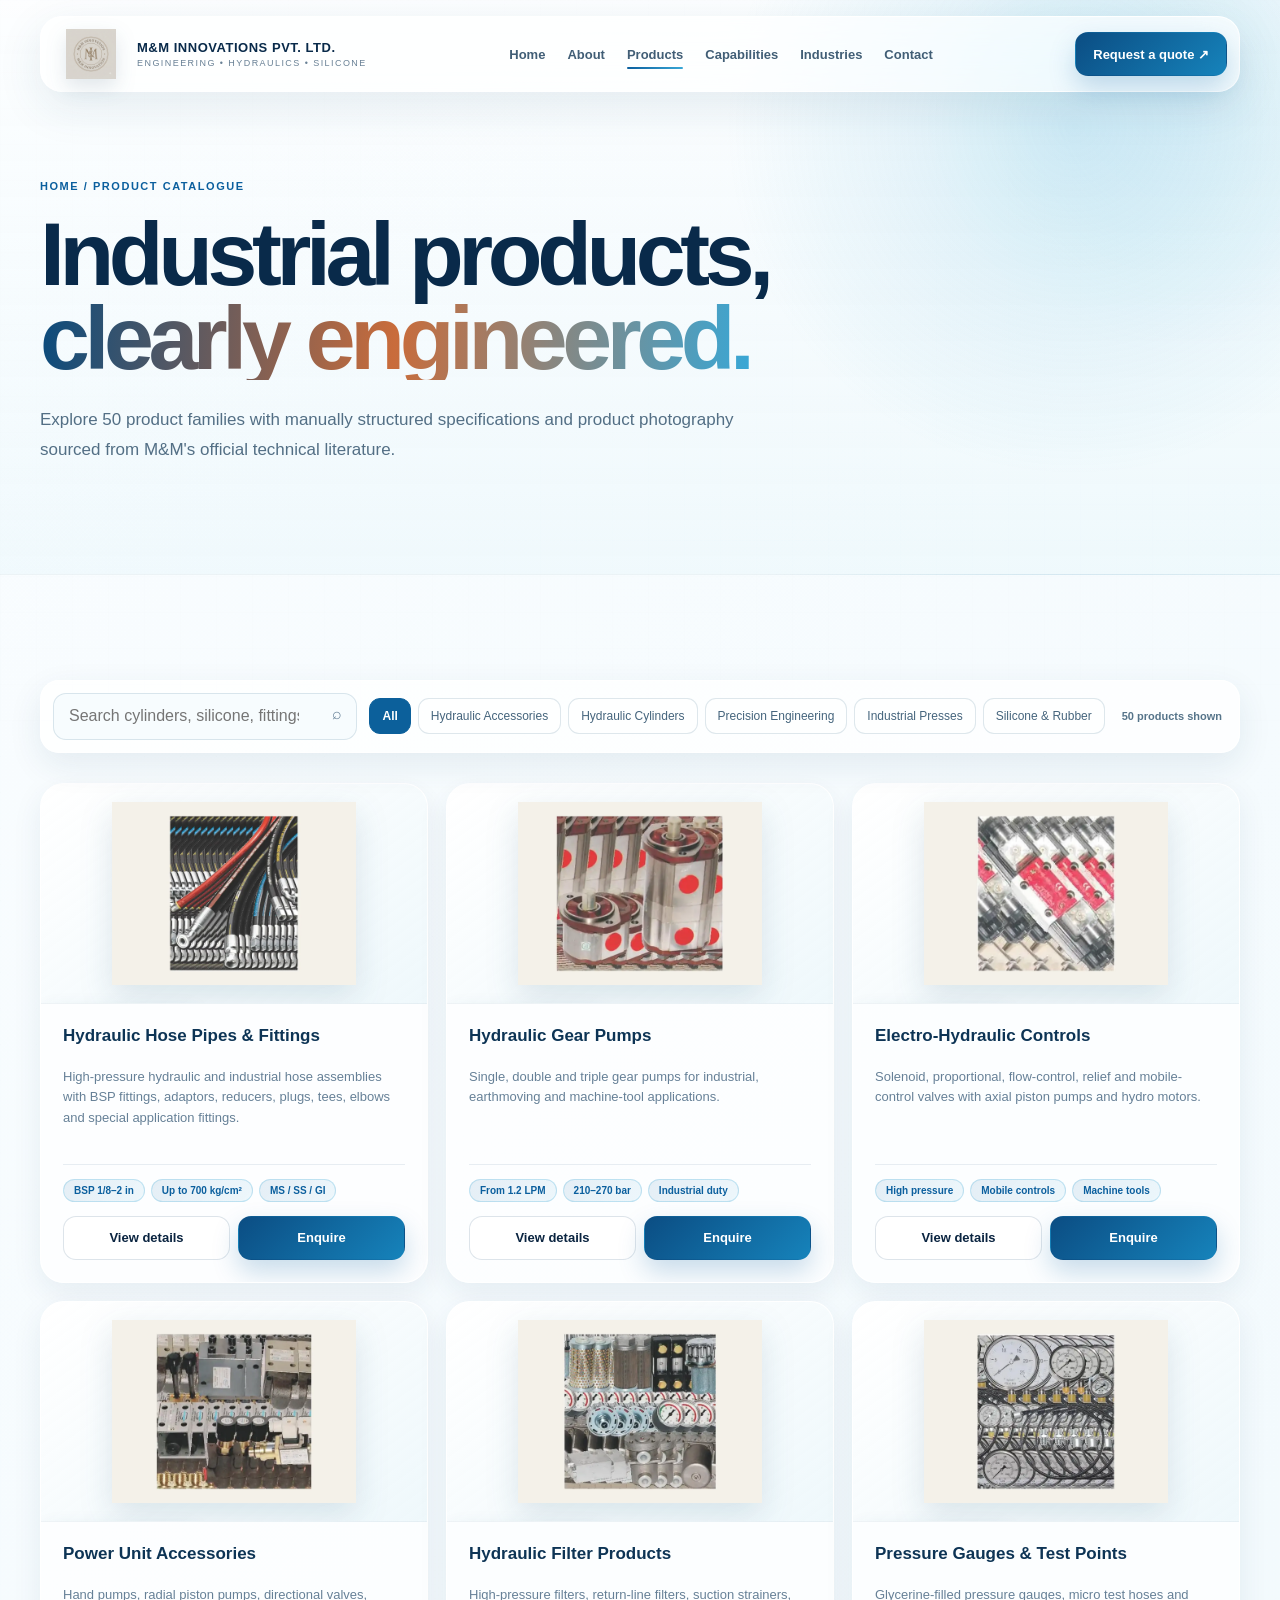
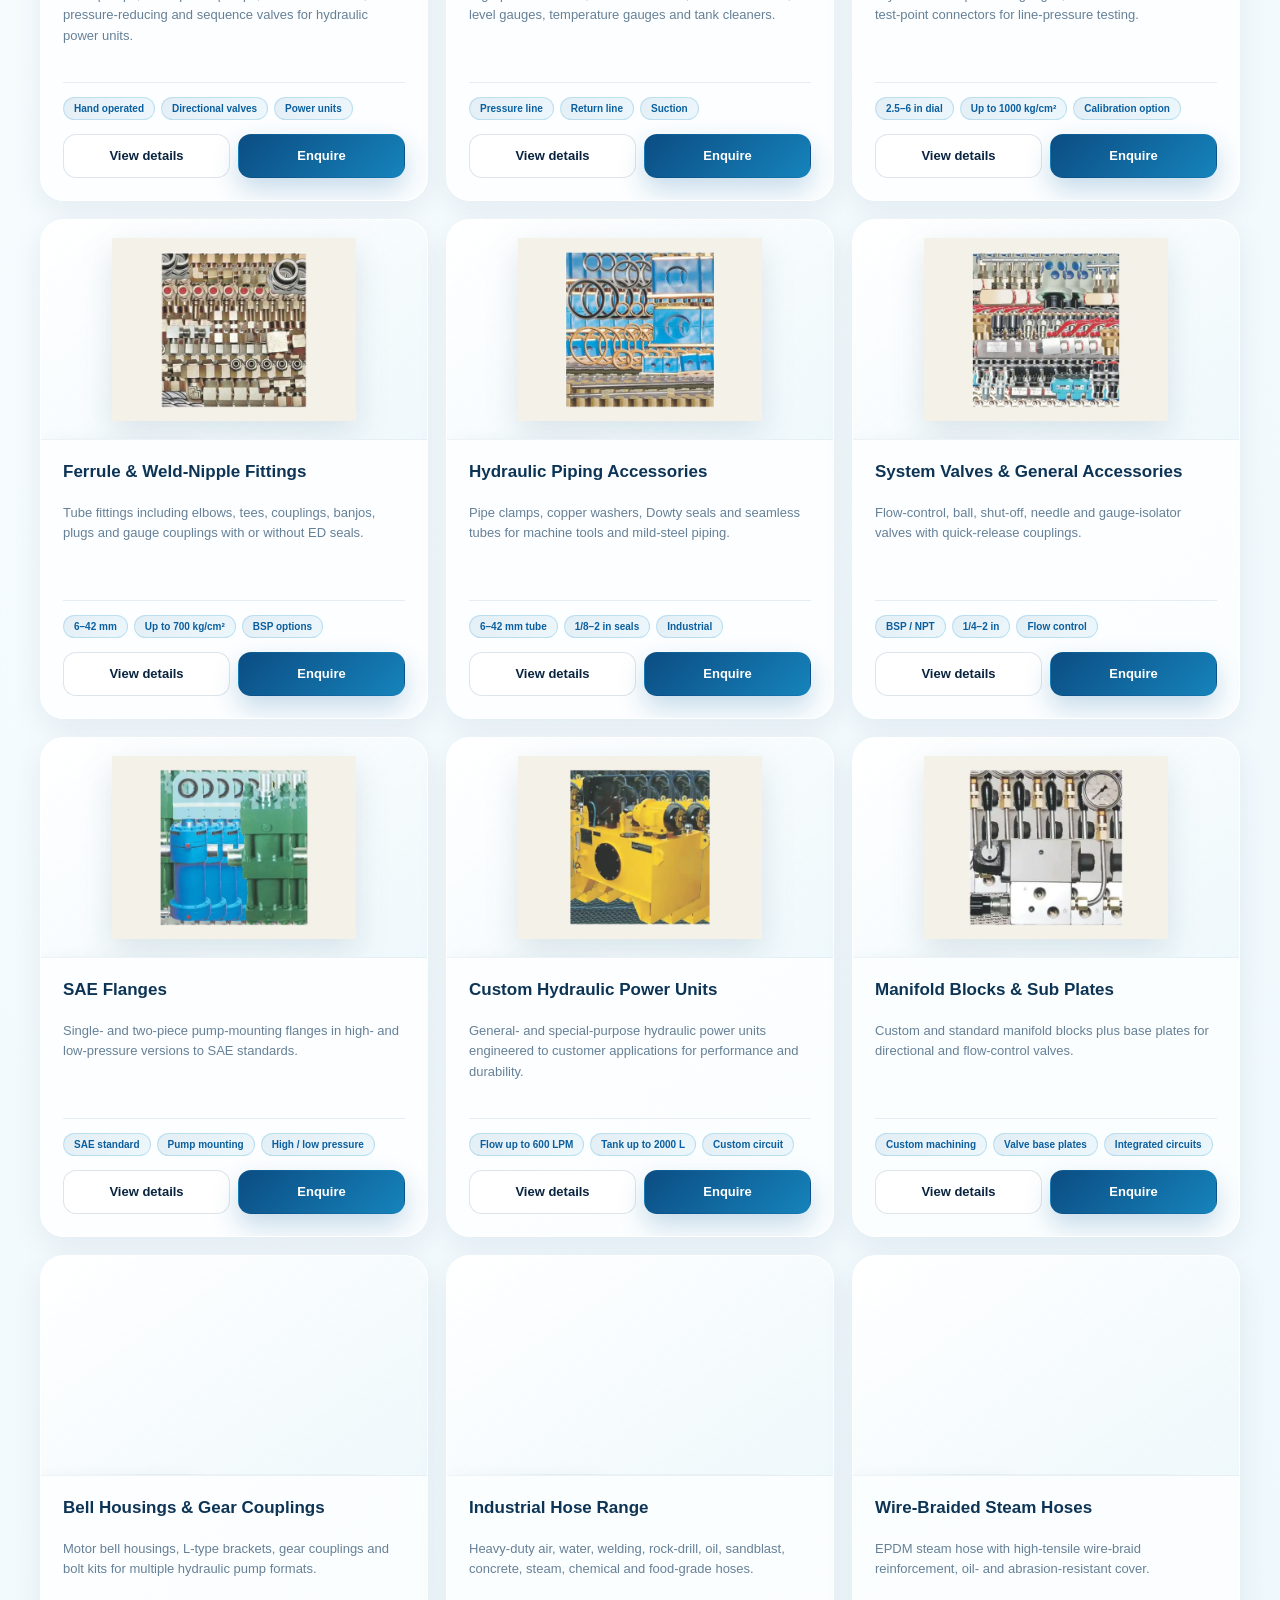
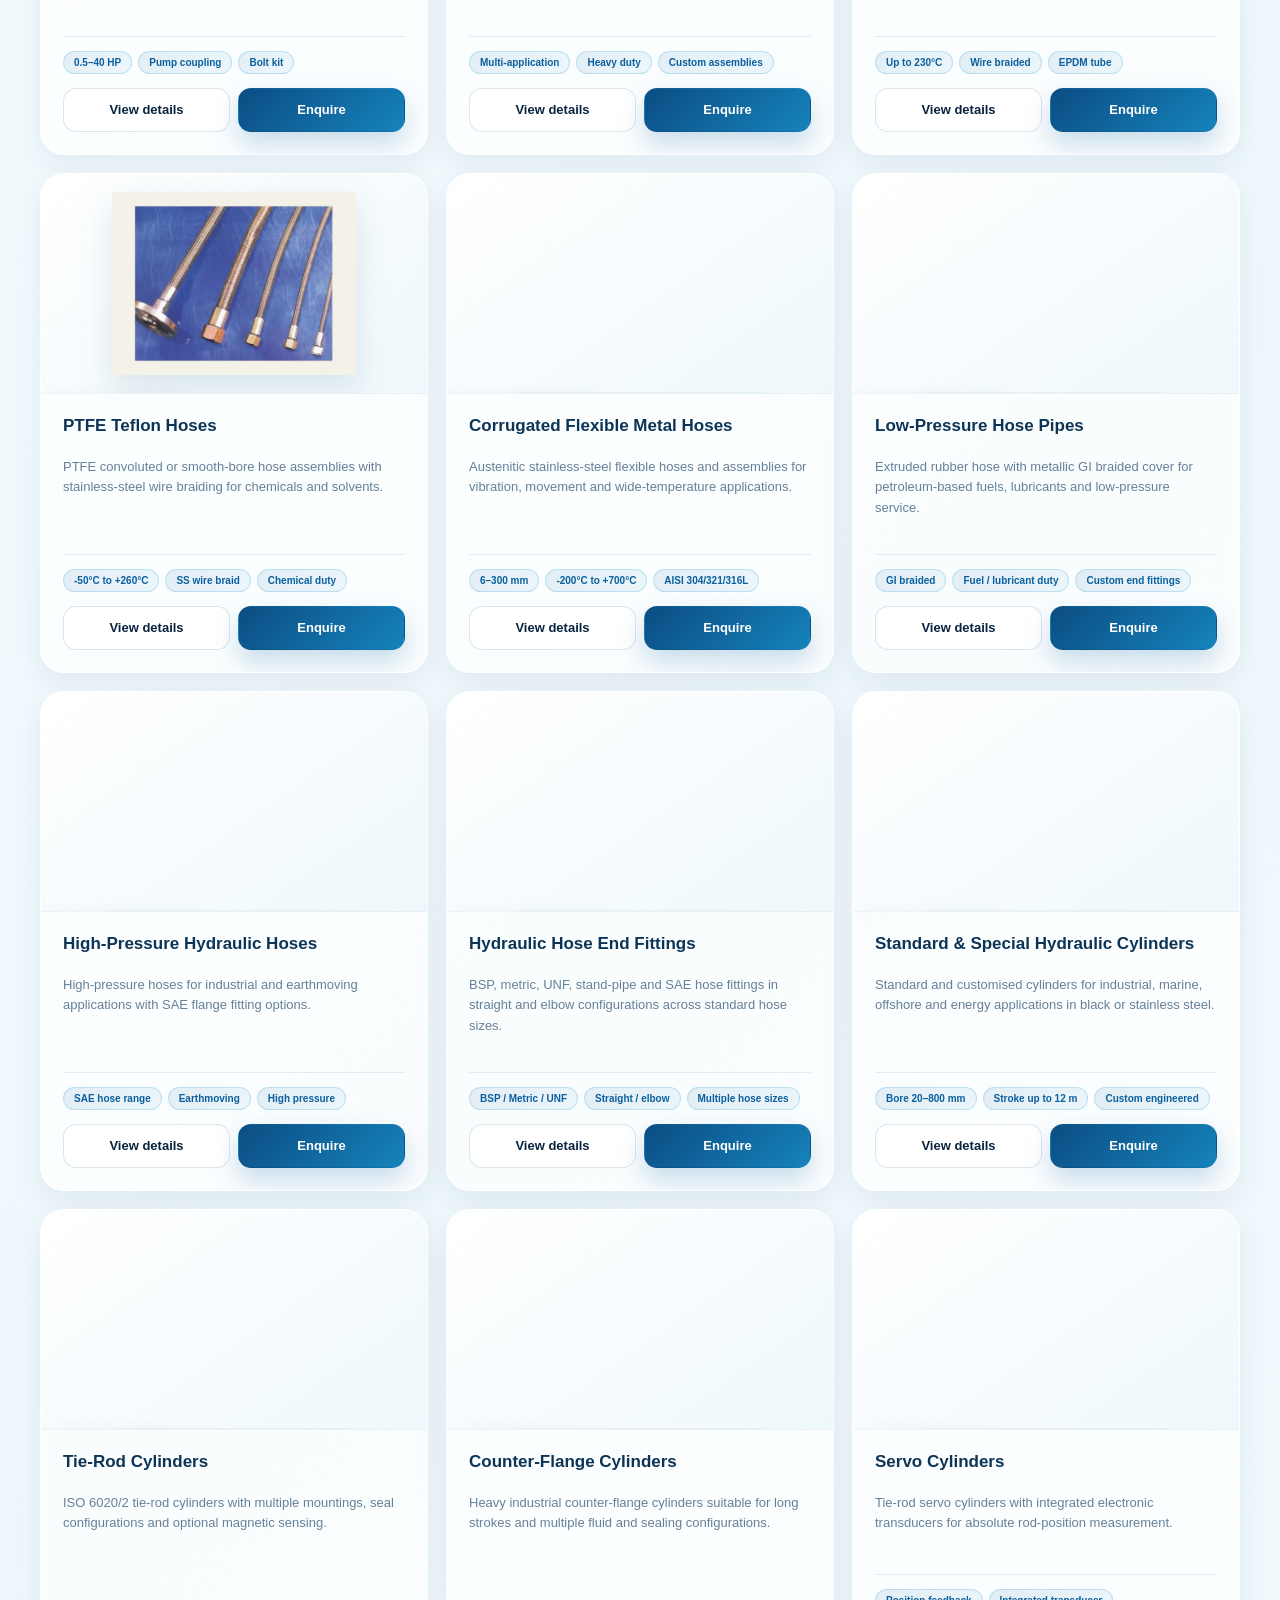
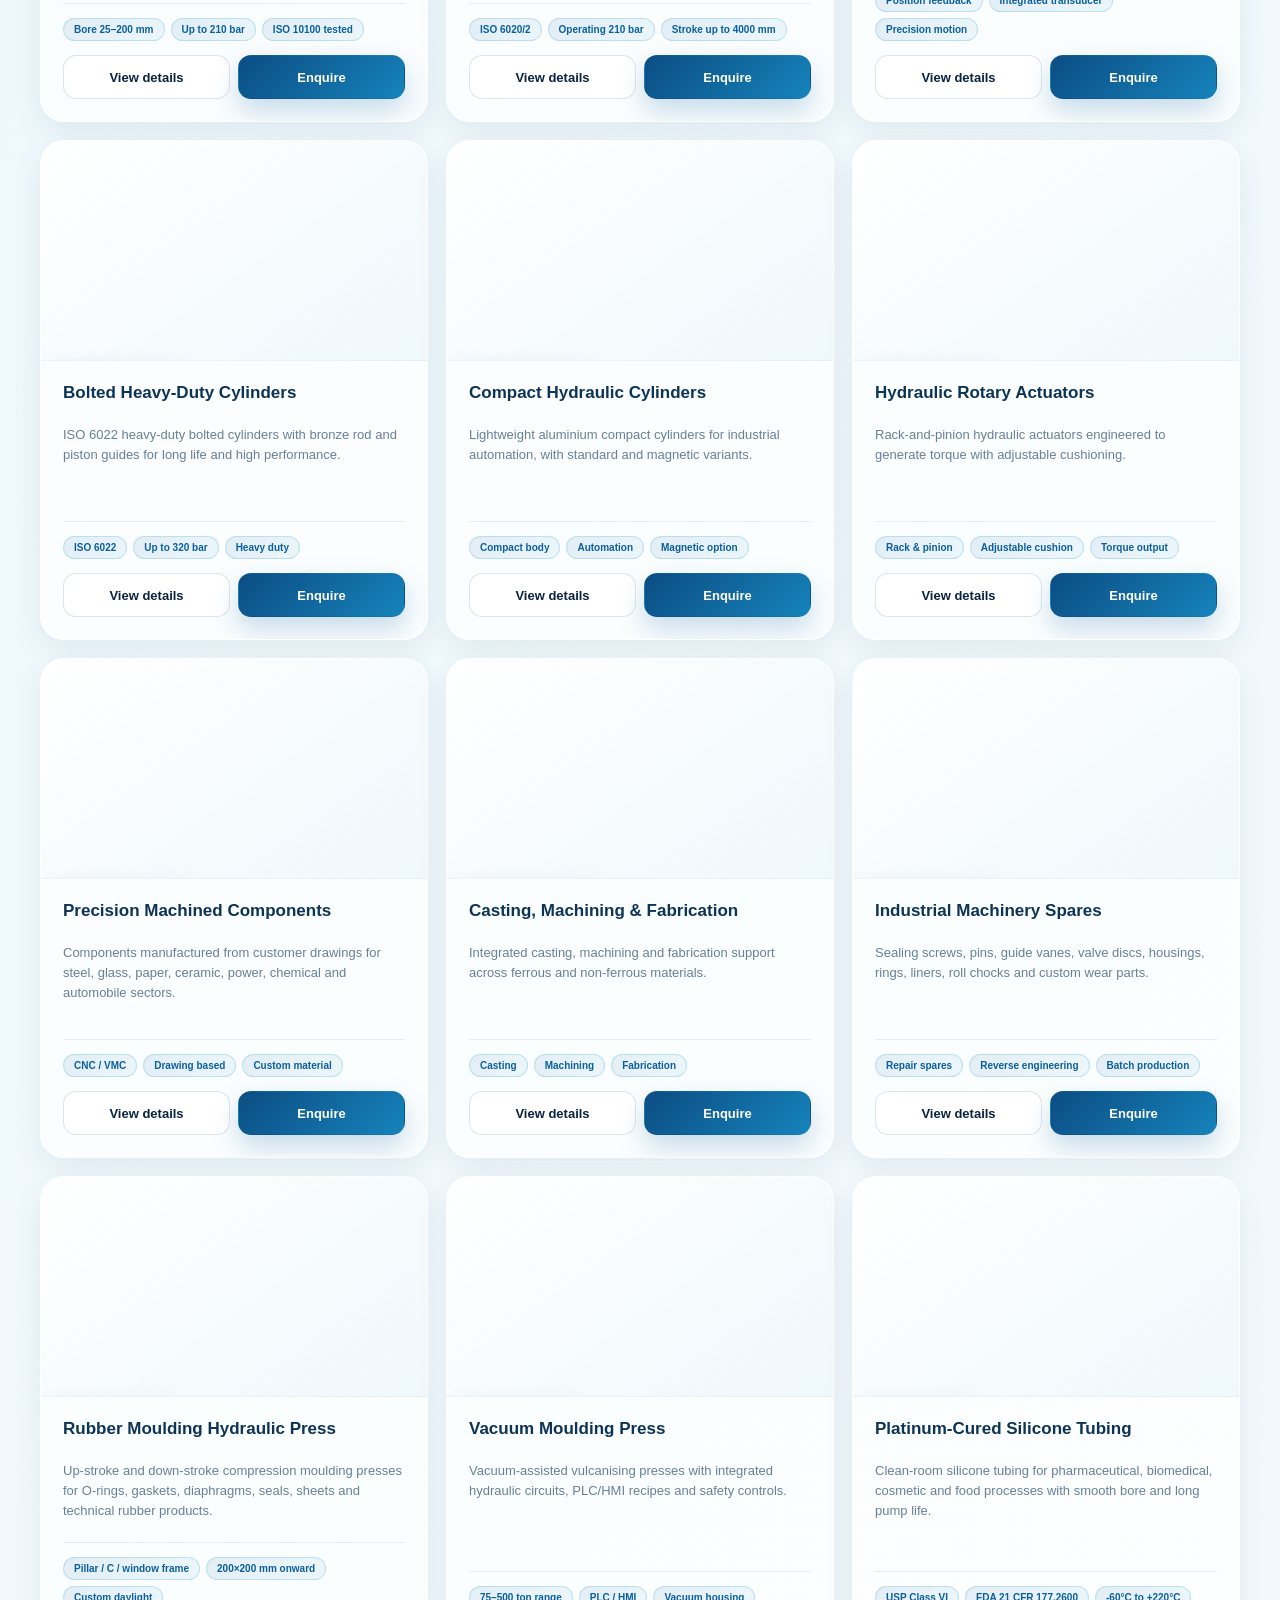
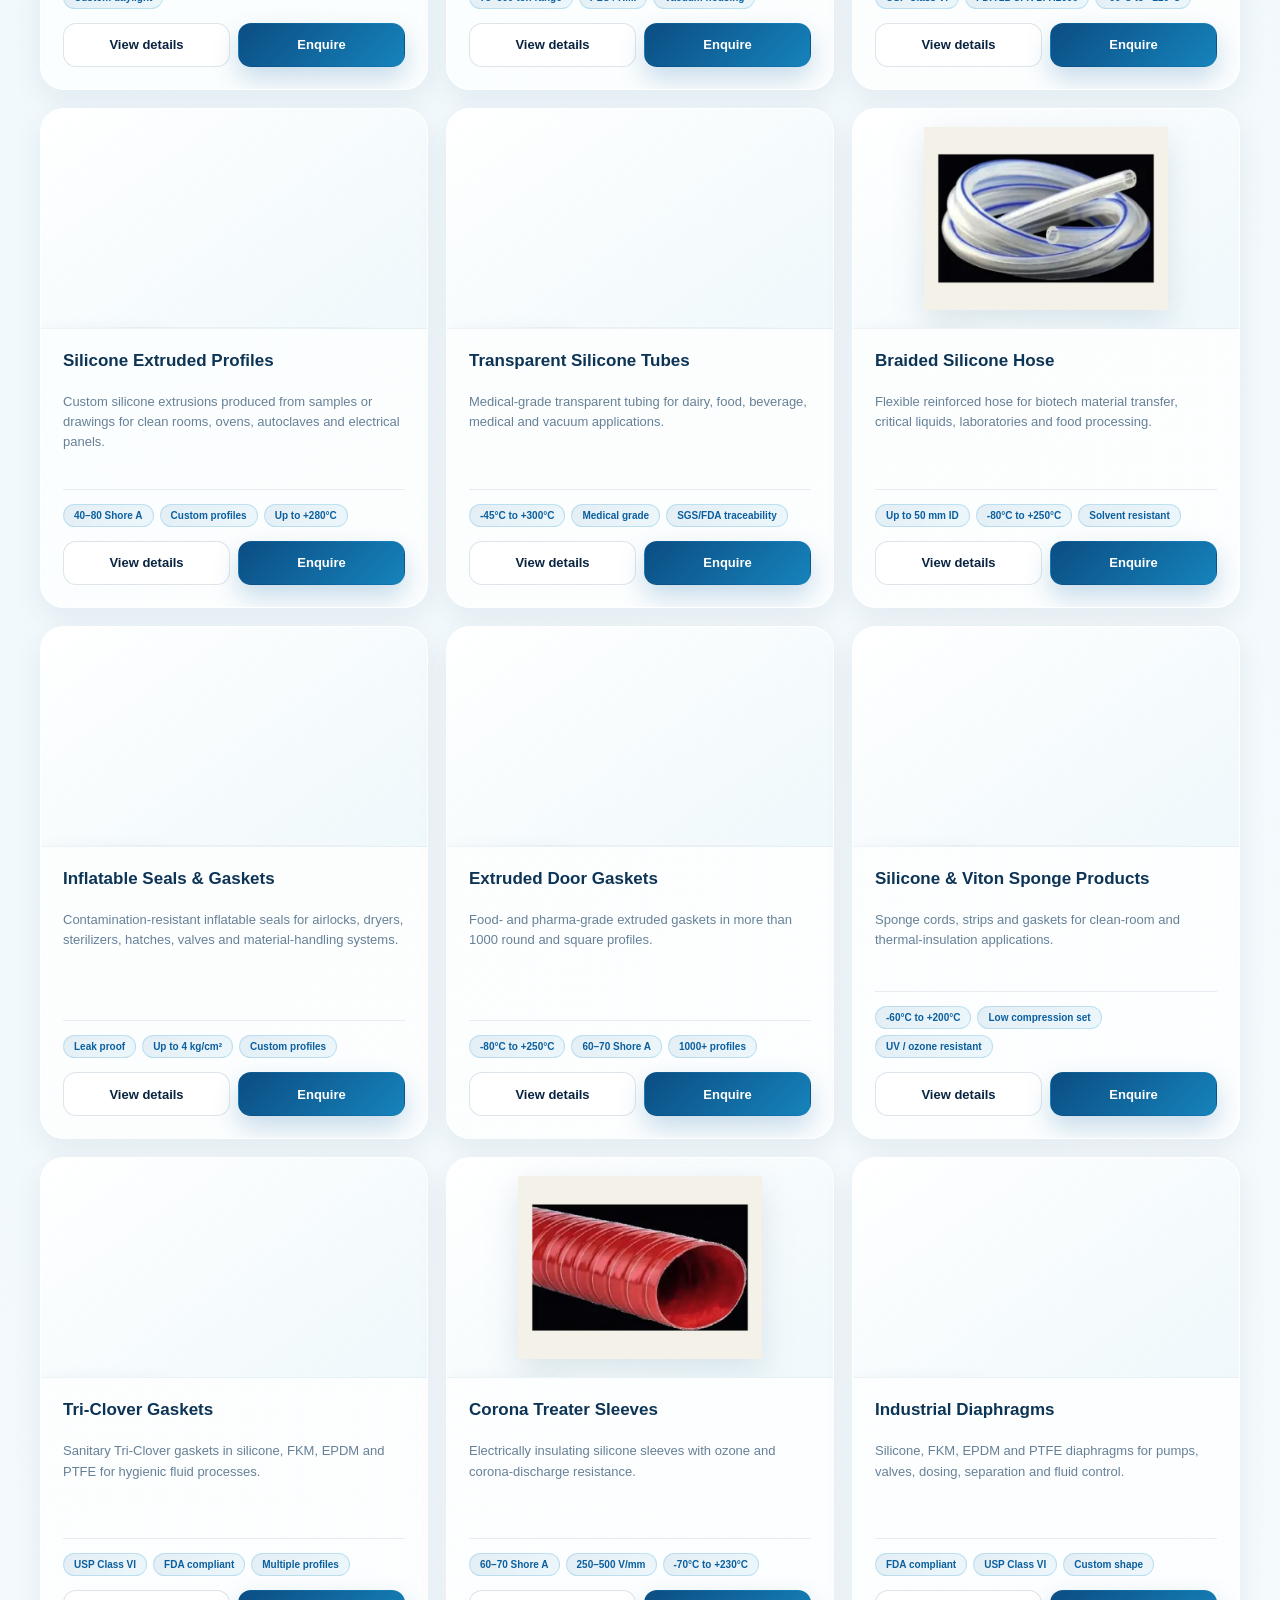
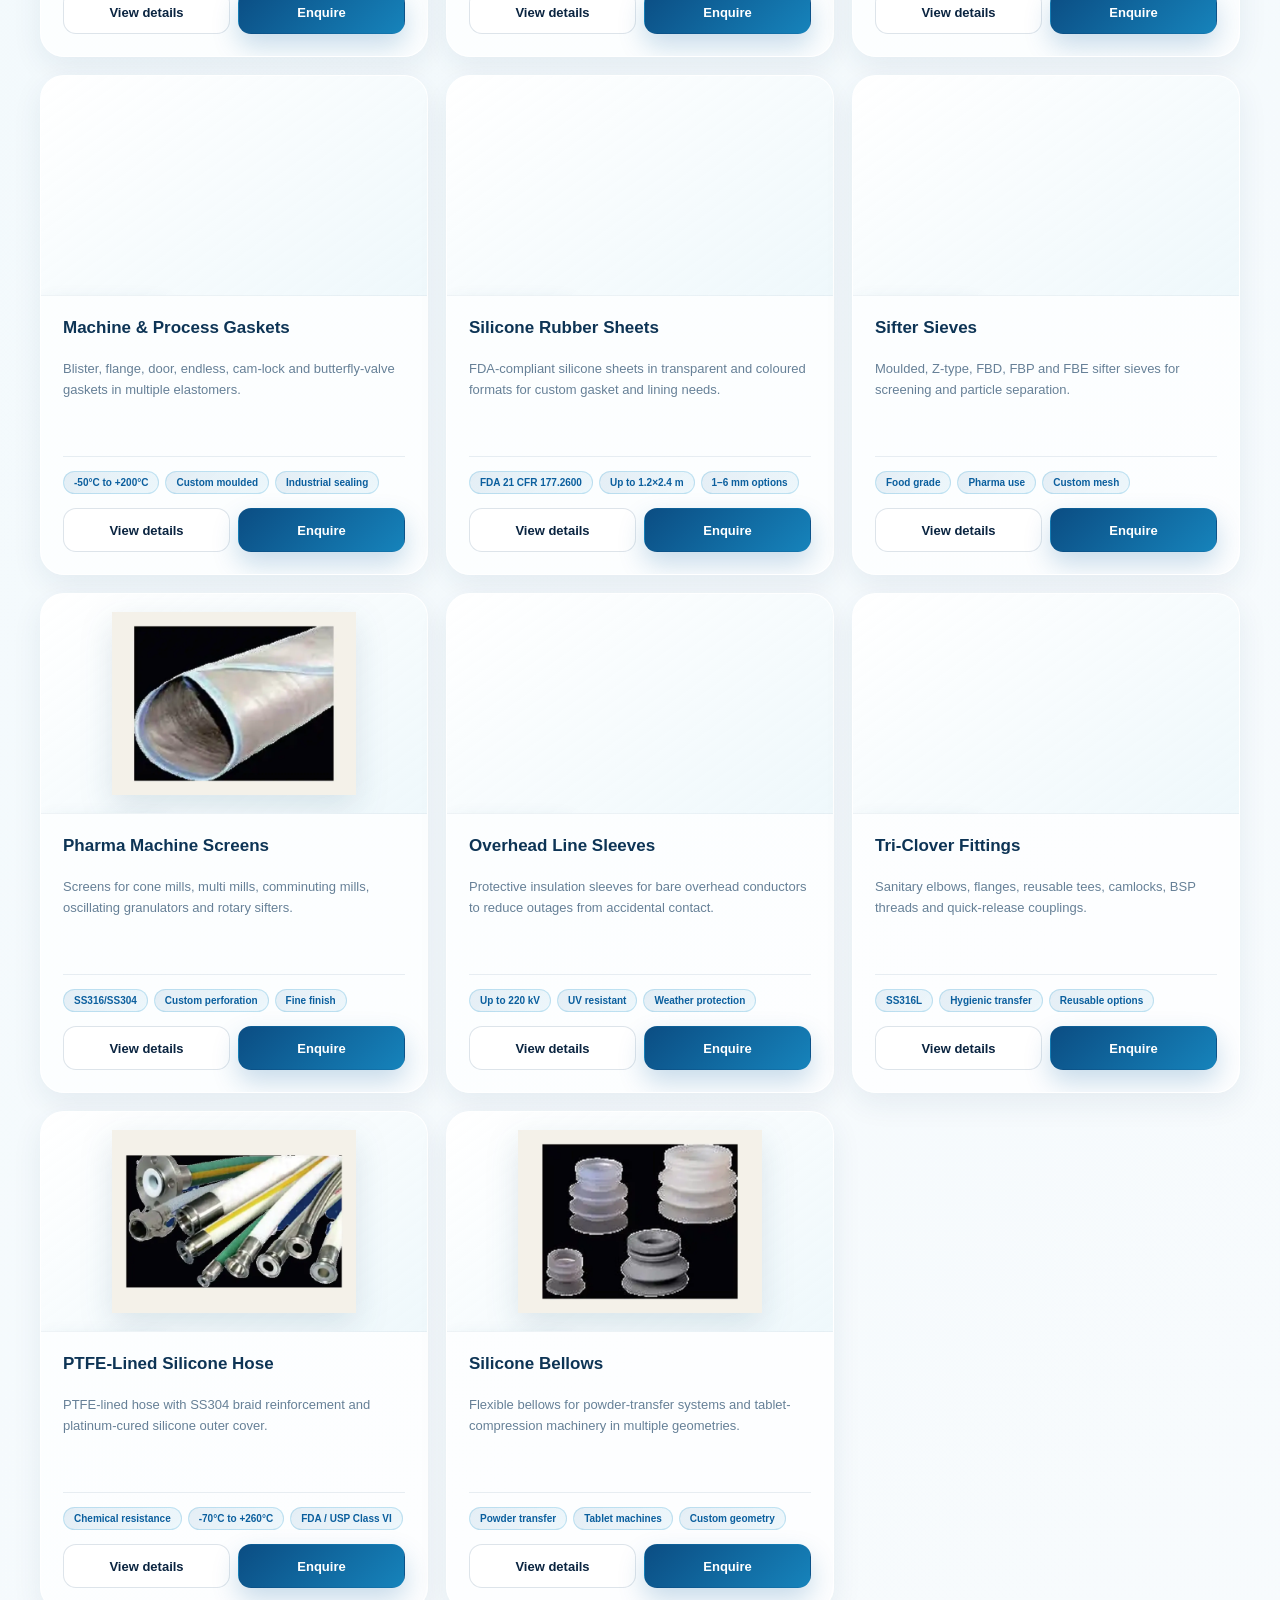
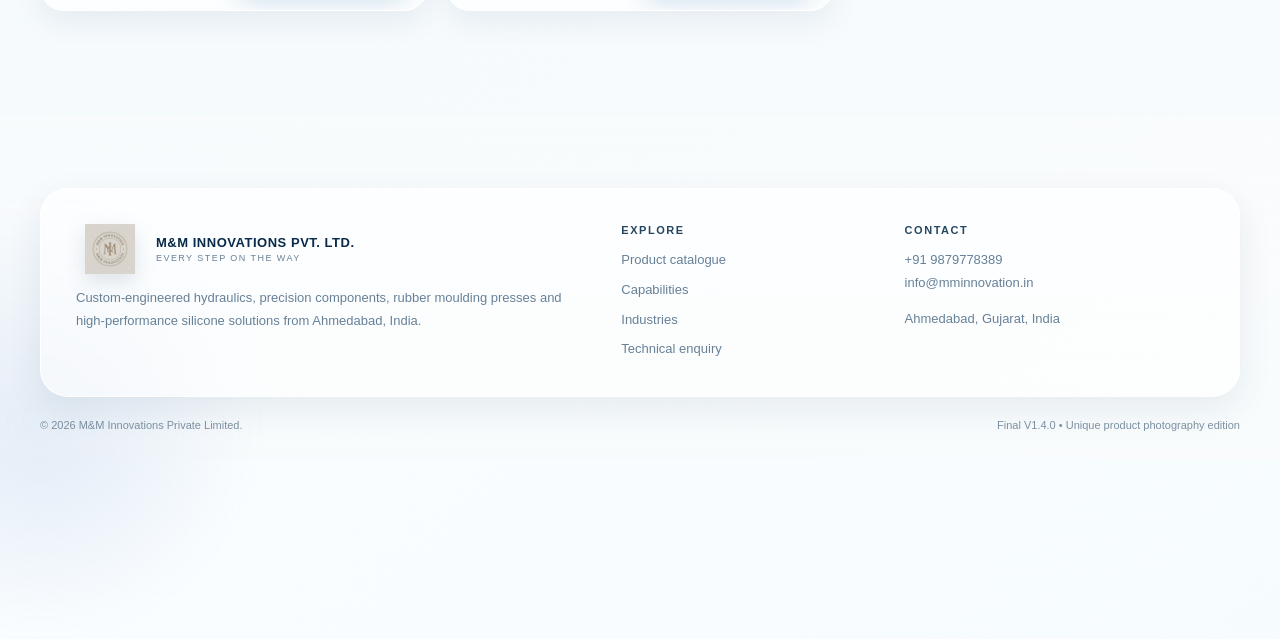
<file: products.html>
<!doctype html><html lang="en"><head><meta charset="utf-8"><meta name="viewport" content="width=device-width,initial-scale=1"><title>Products | M&M Innovations Pvt. Ltd.</title><meta name="description" content="Browse M&M hydraulic, precision engineering, industrial press and silicone product catalogue."><link rel="icon" href="favicon.ico"><link rel="stylesheet" href="assets/styles.css"><link rel="stylesheet" href="assets/catalog-final.css"><link rel="stylesheet" href="assets/final-polish.css"></head><body><div class="noise"></div><div data-site-nav></div>
<header class="page-hero"><div class="container"><div class="breadcrumb">Home / Product Catalogue</div><h1>Industrial products, <span class="gradient">clearly engineered.</span></h1><p>Explore 50 product families with manually structured specifications and product photography sourced from M&M's official technical literature.</p></div></header>
<main><section class="section"><div class="container"><div class="catalog-tools"><div class="search-box"><label class="sr-only" for="productSearch">Search products</label><input id="productSearch" type="search" autocomplete="off" placeholder="Search cylinders, silicone, fittings, pressure…"><span aria-hidden="true">⌕</span></div><div class="filters" id="productFilters" aria-label="Product categories"></div><div class="product-count" id="productCount" aria-live="polite"></div></div><div class="product-grid" id="productGrid"></div><div class="empty" id="productsEmpty" hidden>No products match your search.</div></div></section>
</main>
<div class="modal" id="productModal" role="dialog" aria-modal="true" aria-hidden="true" aria-labelledby="productModalTitle"><div class="modal-card"><div class="modal-image"><img data-modal-image alt=""></div><div class="modal-content"><button type="button" class="modal-close" aria-label="Close product details">×</button><div class="eyebrow" data-modal-category></div><h2 id="productModalTitle" data-modal-title></h2><p data-modal-description></p><div class="spec-list" data-modal-specs></div><a class="btn btn-primary" data-modal-enquire href="contact.html">Request quote →</a></div></div></div>
<div data-site-footer></div><script src="assets/site.js"></script><script src="assets/products-data.js"></script><script src="assets/catalog.js"></script></body></html>
</file>
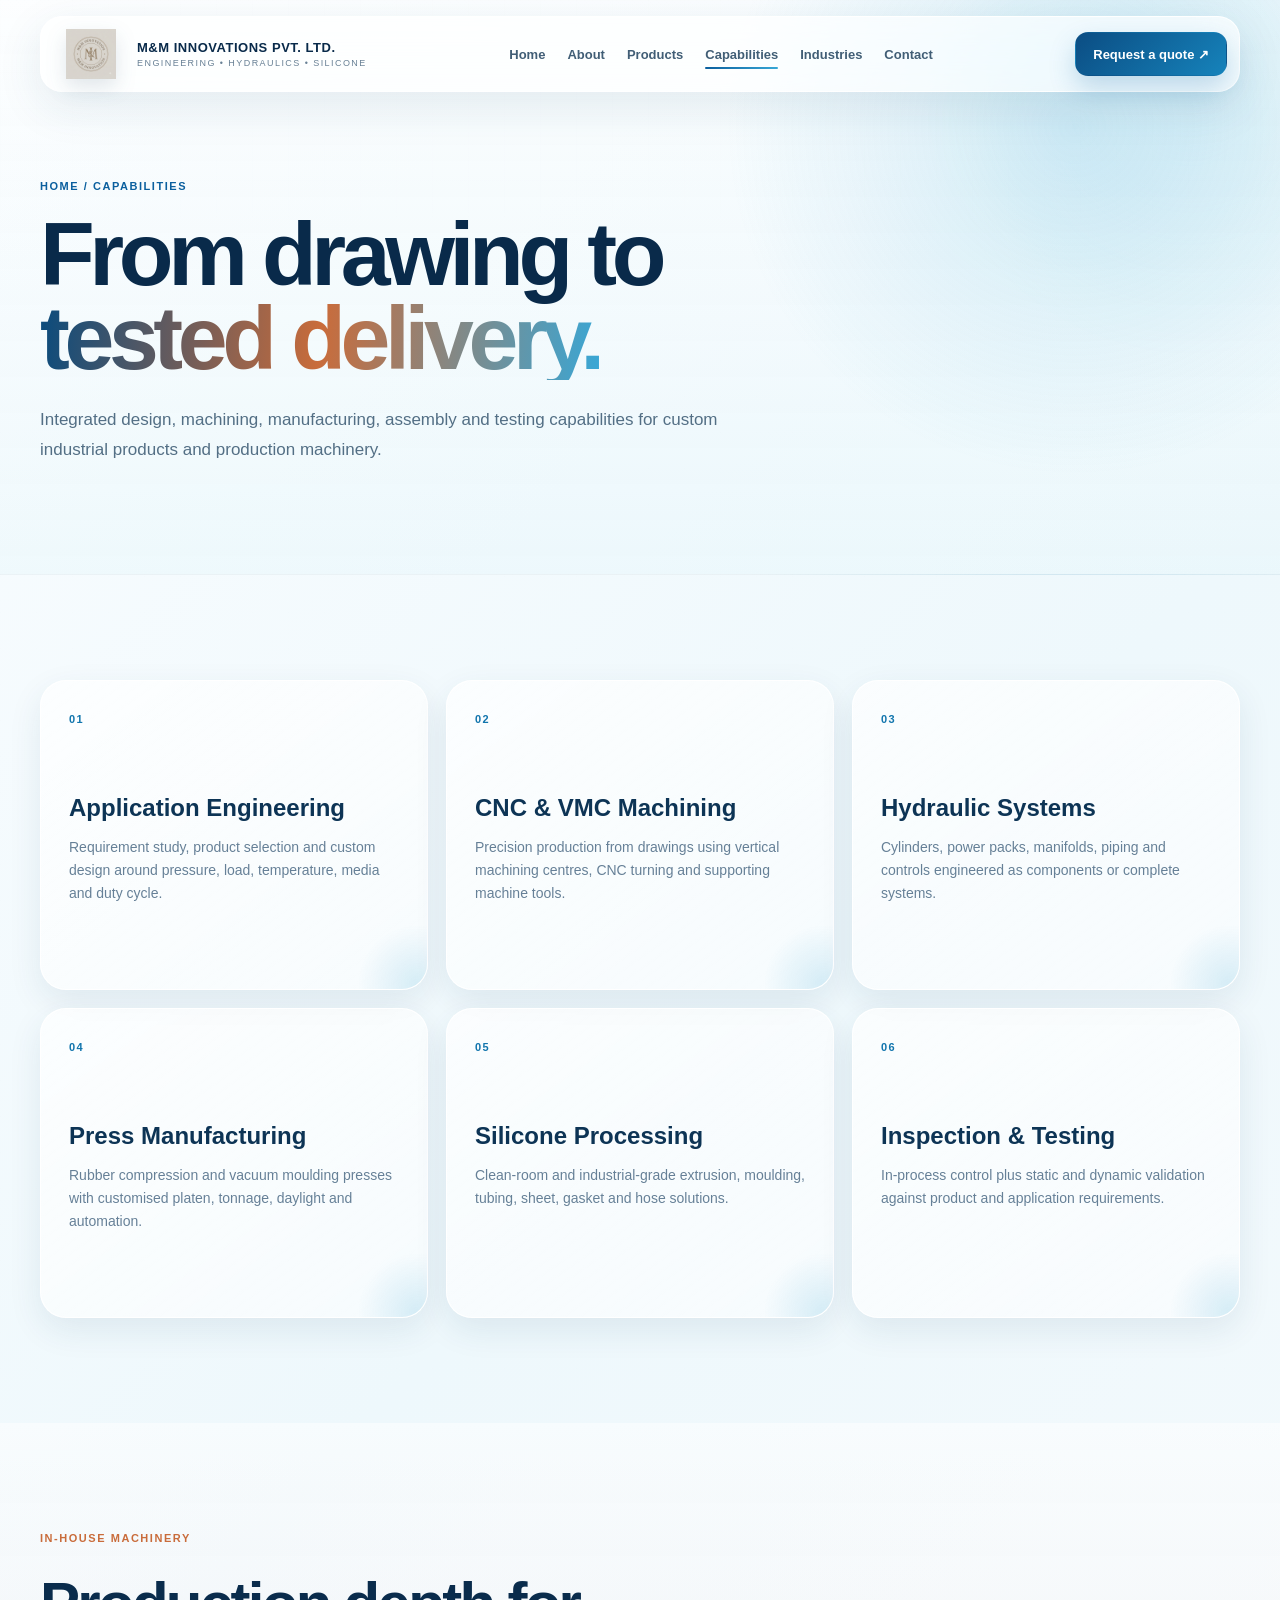
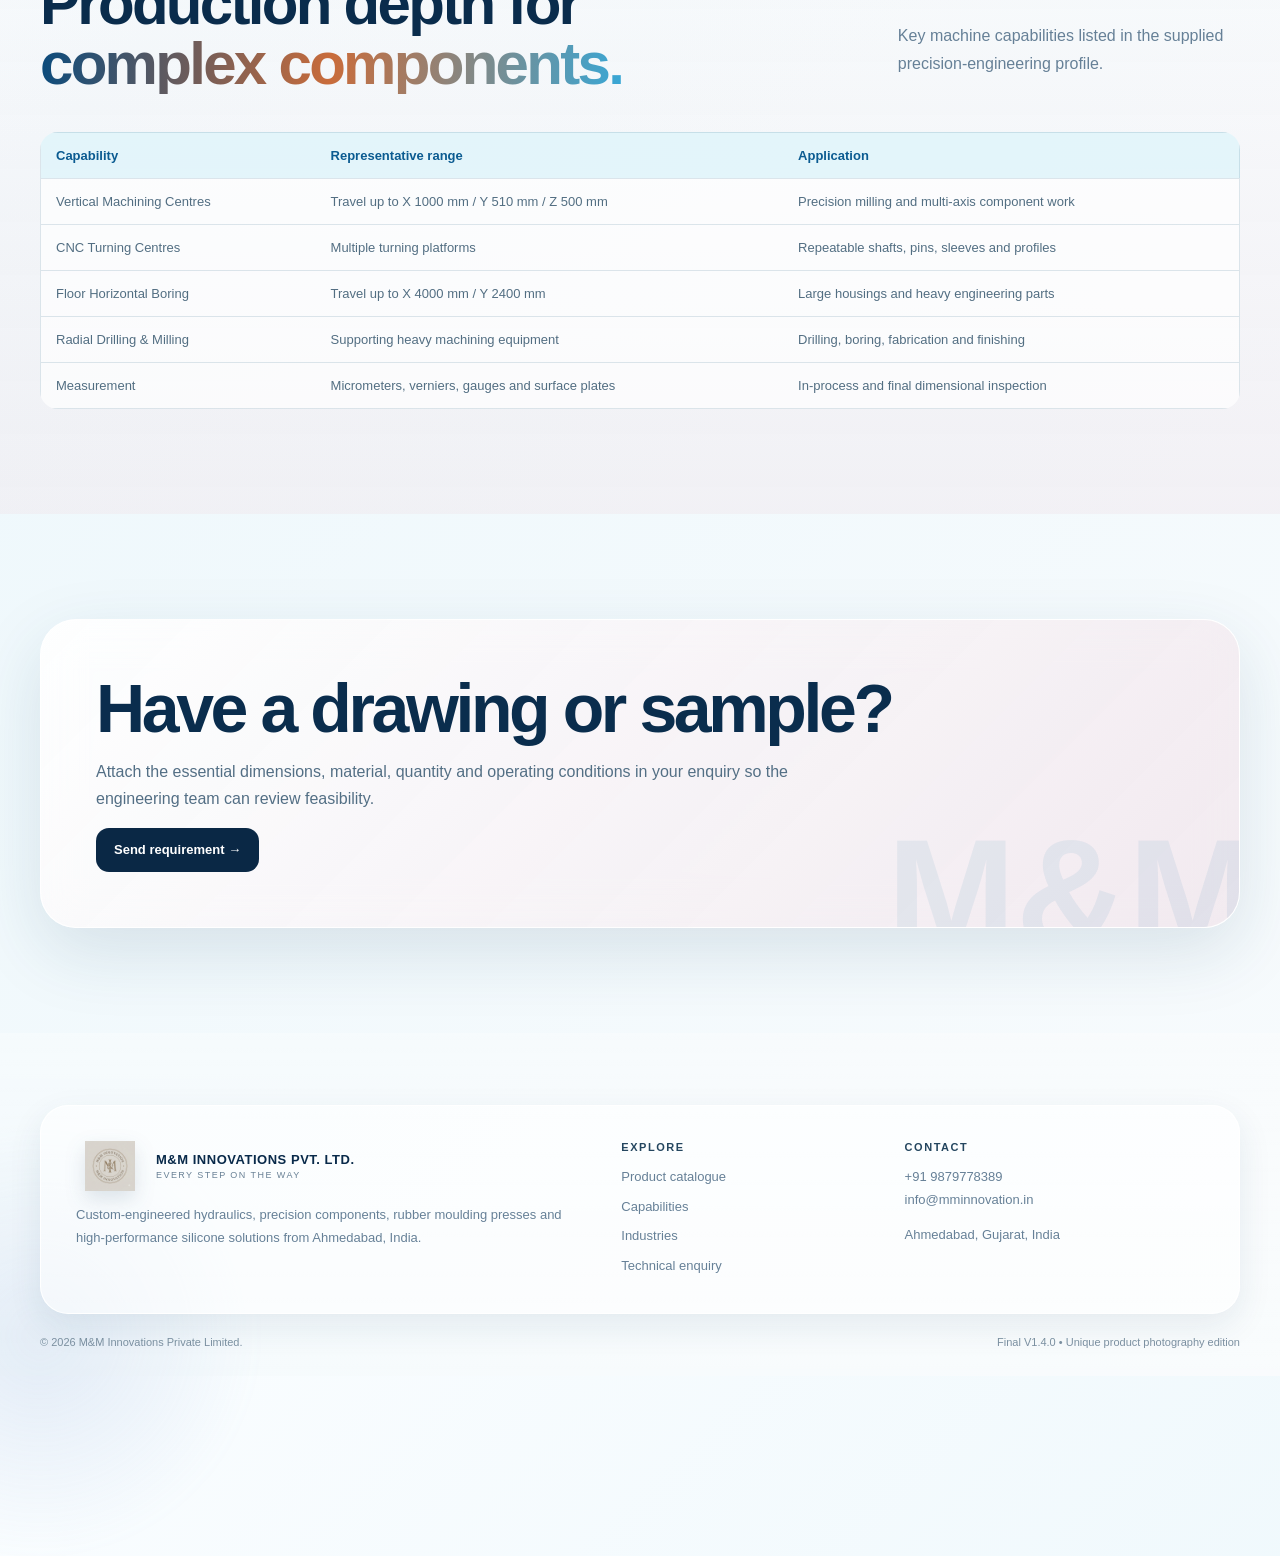
<file: services.html>
<!doctype html><html lang="en"><head><meta charset="utf-8"><meta name="viewport" content="width=device-width,initial-scale=1"><title>Capabilities | M&M Innovations Pvt. Ltd.</title><meta name="description" content="M&M Innovations engineering, machining, hydraulic, silicone and industrial press capabilities."><link rel="icon" href="favicon.ico"><link rel="stylesheet" href="assets/styles.css"><link rel="stylesheet" href="assets/final-polish.css"></head><body><div class="noise"></div><div data-site-nav></div>
<header class="page-hero"><div class="container"><div class="breadcrumb">Home / Capabilities</div><h1>From drawing to <span class="gradient" data-cms-text="services.hero.accent">tested delivery.</span></h1><p data-cms-text="services.hero.description">Integrated design, machining, manufacturing, assembly and testing capabilities for custom industrial products and production machinery.</p></div></header>
<main><section class="section"><div class="container"><div class="grid-3"><div class="service-card reveal"><span class="num">01</span><h3>Application Engineering</h3><p>Requirement study, product selection and custom design around pressure, load, temperature, media and duty cycle.</p></div><div class="service-card reveal"><span class="num">02</span><h3>CNC & VMC Machining</h3><p>Precision production from drawings using vertical machining centres, CNC turning and supporting machine tools.</p></div><div class="service-card reveal"><span class="num">03</span><h3>Hydraulic Systems</h3><p>Cylinders, power packs, manifolds, piping and controls engineered as components or complete systems.</p></div><div class="service-card reveal"><span class="num">04</span><h3>Press Manufacturing</h3><p>Rubber compression and vacuum moulding presses with customised platen, tonnage, daylight and automation.</p></div><div class="service-card reveal"><span class="num">05</span><h3>Silicone Processing</h3><p>Clean-room and industrial-grade extrusion, moulding, tubing, sheet, gasket and hose solutions.</p></div><div class="service-card reveal"><span class="num">06</span><h3>Inspection & Testing</h3><p>In-process control plus static and dynamic validation against product and application requirements.</p></div></div></div></section>
<section class="section section-soft"><div class="container"><div class="section-head"><div><div class="eyebrow">In-house machinery</div><h2>Production depth for <span class="gradient">complex components.</span></h2></div><p>Key machine capabilities listed in the supplied precision-engineering profile.</p></div><div style="overflow:auto;border-radius:18px"><table class="capability-table"><thead><tr><th>Capability</th><th>Representative range</th><th>Application</th></tr></thead><tbody><tr><td>Vertical Machining Centres</td><td>Travel up to X 1000 mm / Y 510 mm / Z 500 mm</td><td>Precision milling and multi-axis component work</td></tr><tr><td>CNC Turning Centres</td><td>Multiple turning platforms</td><td>Repeatable shafts, pins, sleeves and profiles</td></tr><tr><td>Floor Horizontal Boring</td><td>Travel up to X 4000 mm / Y 2400 mm</td><td>Large housings and heavy engineering parts</td></tr><tr><td>Radial Drilling & Milling</td><td>Supporting heavy machining equipment</td><td>Drilling, boring, fabrication and finishing</td></tr><tr><td>Measurement</td><td>Micrometers, verniers, gauges and surface plates</td><td>In-process and final dimensional inspection</td></tr></tbody></table></div></div></section>
<section class="section"><div class="container cta-box reveal"><h2 data-cms-text="services.cta.title">Have a drawing or sample?</h2><p data-cms-text="services.cta.description">Attach the essential dimensions, material, quantity and operating conditions in your enquiry so the engineering team can review feasibility.</p><a class="btn btn-dark" href="contact.html">Send requirement →</a></div></section></main><div data-site-footer></div><script src="assets/site.js"></script></body></html>
</file>
<file: assets/styles.css>
:root {
  --ink: #0a2440;
  --ink-2: #243f59;
  --muted: #668097;
  --blue: #0b5f9e;
  --blue-2: #38a7d6;
  --ice: #eaf7fc;
  --white: #fff;
  --line: rgba(39, 92, 126, 0.15);
  --glass: rgba(255, 255, 255, 0.68);
  --glass-strong: rgba(255, 255, 255, 0.86);
  --shadow: 0 24px 70px rgba(25, 68, 99, 0.13);
  --shadow-soft: 0 12px 34px rgba(25, 68, 99, 0.09);
  --radius: 26px;
  --display: "Segoe UI Variable Display", "Segoe UI", sans-serif;
  --body: "Segoe UI Variable Text", "Segoe UI", sans-serif;
}

* {
  box-sizing: border-box;
}

html {
  scroll-behavior: smooth;
  perspective: 1200px;
}

body {
  margin: 0;
  color: var(--ink);
  font-family: var(--body);
  background: linear-gradient(135deg, #fafdff 0%, #eef8fc 42%, #f8fbfd 100%);
  overflow-x: hidden;
  transform-style: preserve-3d;
}

body::before,
body::after {
  content: "";
  position: fixed;
  z-index: -2;
  border-radius: 50%;
  filter: blur(10px);
  pointer-events: none;
}

body::before {
  width: 540px;
  height: 540px;
  right: -180px;
  top: -180px;
  background: radial-gradient(circle, rgba(80, 184, 220, 0.22), transparent 68%);
  animation: orb 16s ease-in-out infinite;
}

body::after {
  width: 440px;
  height: 440px;
  left: -180px;
  bottom: -180px;
  background: radial-gradient(circle, rgba(118, 153, 207, 0.18), transparent 70%);
  animation: orb 19s ease-in-out infinite reverse;
}

body.modal-open {
  overflow: hidden;
}

a {
  color: inherit;
  text-decoration: none;
}

button,
input,
select,
textarea {
  font: inherit;
}

img {
  display: block;
  max-width: 100%;
}

.container {
  width: min(1200px, calc(100% - 40px));
  margin: auto;
}

.noise {
  position: fixed;
  inset: 0;
  z-index: -1;
  pointer-events: none;
  opacity: 0.18;
  background-image: linear-gradient(rgba(29, 92, 126, 0.025) 1px, transparent 1px),
    linear-gradient(90deg, rgba(29, 92, 126, 0.025) 1px, transparent 1px);
  background-size: 36px 36px;
  mask-image: linear-gradient(to bottom, black, transparent 85%);
}

.nav {
  position: fixed;
  inset: 16px 0 auto;
  z-index: 80;
  animation: fadeInDown 0.8s ease-out;
  transform-style: preserve-3d;
  backface-visibility: hidden;
}

.nav-inner {
  min-height: 76px;
  padding: 9px 12px 9px 16px;
  display: flex;
  align-items: center;
  justify-content: space-between;
  gap: 22px;
  border: 1px solid rgba(255, 255, 255, 0.9);
  border-radius: 22px;
  background: rgba(255, 255, 255, 0.7);
  backdrop-filter: blur(22px) saturate(145%);
  box-shadow: 0 14px 45px rgba(31, 78, 108, 0.1);
  transition: transform 0.3s ease, box-shadow 0.3s ease;
  transform-style: preserve-3d;
}

.nav-inner:hover {
  transform: translateY(-2px) rotateX(2deg);
  box-shadow: 0 20px 55px rgba(31, 78, 108, 0.18);
}

.brand {
  display: flex;
  align-items: center;
  gap: 12px;
  min-width: 0;
  transform-style: preserve-3d;
}

.brand-logo {
  width: 68px;
  height: 50px;
  object-fit: contain;
  flex: 0 0 auto;
  filter: drop-shadow(0 8px 10px rgba(22, 58, 93, 0.13));
  transition: transform 0.4s ease;
  transform-style: preserve-3d;
}

.brand-logo:hover {
  transform: rotateY(15deg) rotateX(5deg) scale(1.05);
}

.brand-copy {
  display: grid;
  line-height: 1;
}

.brand-copy strong {
  font: 800 13px/1.18 var(--display);
  letter-spacing: 0.04em;
  color: #092a4a;
  transition: transform 0.3s ease;
  display: inline-block;
}

.brand-copy strong:hover {
  transform: translateZ(10px);
}

.brand-copy small {
  margin-top: 4px;
  color: #688095;
  font-size: 9px;
  letter-spacing: 0.16em;
  text-transform: uppercase;
}

.nav-links {
  display: flex;
  align-items: center;
  gap: 22px;
  font-size: 13px;
  font-weight: 600;
  color: #415e76;
}

.nav-links a {
  padding: 11px 0;
  position: relative;
  transition: transform 0.3s ease;
  display: inline-block;
}

.nav-links a:hover {
  transform: translateY(-2px) translateZ(5px);
}

.nav-links a::after {
  content: "";
  position: absolute;
  left: 0;
  right: 100%;
  bottom: 4px;
  height: 2px;
  border-radius: 3px;
  background: linear-gradient(90deg, var(--blue), var(--blue-2));
  transition: right 0.25s ease;
}

.nav-links a:hover::after,
.nav-links a.active::after {
  right: 0;
}

.nav-cta,
.btn {
  display: inline-flex;
  align-items: center;
  justify-content: center;
  gap: 8px;
  min-height: 44px;
  border: 1px solid transparent;
  border-radius: 13px;
  padding: 11px 17px;
  font-size: 13px;
  font-weight: 800;
  cursor: pointer;
  transition: transform 0.25s ease, box-shadow 0.25s ease, border-color 0.25s ease;
  position: relative;
  overflow: hidden;
  transform-style: preserve-3d;
}

.nav-cta::before,
.btn::before {
  content: "";
  position: absolute;
  inset: 0;
  background: linear-gradient(135deg, rgba(255, 255, 255, 0.2), transparent);
  opacity: 0;
  transition: opacity 0.3s ease;
}

.nav-cta:hover::before,
.btn:hover::before {
  opacity: 1;
}

.nav-cta,
.btn-primary {
  color: #fff;
  background: linear-gradient(135deg, #0b4d83, #1683bb);
  box-shadow: 0 12px 27px rgba(11, 95, 158, 0.22);
}

.btn-secondary {
  color: var(--ink);
  border-color: rgba(43, 91, 125, 0.16);
  background: rgba(255, 255, 255, 0.68);
  backdrop-filter: blur(12px);
}

.btn-dark {
  color: #fff;
  background: #0a2845;
}

.nav-cta:hover,
.btn:hover {
  transform: translateY(-3px) translateZ(8px);
  box-shadow: 0 16px 30px rgba(22, 71, 105, 0.17);
}

.menu-btn {
  display: none;
  border: 0;
  background: transparent;
  color: var(--ink);
  font-size: 25px;
  cursor: pointer;
  transition: transform 0.3s ease;
}

.menu-btn:hover {
  transform: rotate(90deg);
}

.eyebrow {
  display: inline-flex;
  align-items: center;
  gap: 10px;
  color: var(--blue);
  font-size: 11px;
  font-weight: 800;
  letter-spacing: 0.14em;
  text-transform: uppercase;
  margin-bottom: 18px;
  animation: fadeInUp 0.8s ease-out both;
}

.hero {
  min-height: 100svh;
  display: flex;
  align-items: center;
  padding: 152px 0 88px;
  position: relative;
  overflow: hidden;
  background: radial-gradient(circle at 72% 36%, rgba(255, 255, 255, 0.96), rgba(221, 244, 251, 0.6) 27%, transparent 52%);
  animation: fadeInUp 1s ease-out;
  transform-style: preserve-3d;
}

.hero::before {
  content: "";
  position: absolute;
  width: 720px;
  height: 720px;
  right: -70px;
  top: 40px;
  border: 1px solid rgba(27, 109, 157, 0.09);
  border-radius: 50%;
  box-shadow: inset 0 0 0 90px rgba(255, 255, 255, 0.14),
    inset 0 0 0 180px rgba(255, 255, 255, 0.11);
  animation: spin 38s linear infinite;
  transform-style: preserve-3d;
}

.hero-grid {
  position: relative;
  z-index: 2;
  display: grid;
  grid-template-columns: 1fr;
  align-items: center;
  gap: 70px;
  text-align: center;
  max-width: 900px;
  margin: 0 auto;
  transform-style: preserve-3d;
}

.hero h1,
.page-hero h1 {
  font: 800 clamp(50px, 7vw, 92px)/0.94 var(--display);
  letter-spacing: -0.06em;
  margin: 20px 0 25px;
  color: #092a4a;
  animation: fadeInUp 0.8s ease-out 0.2s both;
  transform-style: preserve-3d;
}

.hero h1 span,
.gradient {
  background: linear-gradient(95deg, #0a4b7d, #2f9eca);
  -webkit-background-clip: text;
  -webkit-text-fill-color: transparent;
  background-clip: text;
  display: inline-block;
  animation: shimmer 3s ease-in-out infinite;
}

.hero p,
.page-hero p {
  max-width: 730px;
  color: #536f85;
  font-size: 17px;
  line-height: 1.75;
  animation: fadeInUp 0.8s ease-out 0.4s both;
}

.hero-actions {
  display: flex;
  gap: 11px;
  flex-wrap: wrap;
  margin-top: 31px;
  animation: fadeInUp 0.8s ease-out 0.6s both;
}

.hero-logo-card {
  justify-self: end;
  width: min(390px, 100%);
  height: 500px;
  display: grid;
  place-items: center;
  padding: 35px;
  border: 1px solid rgba(255, 255, 255, 0.95);
  border-radius: 40px;
  background: rgba(255, 255, 255, 0.52);
  backdrop-filter: blur(24px) saturate(140%);
  box-shadow: var(--shadow);
  animation: float 6s ease-in-out infinite;
  transform-style: preserve-3d;
  transition: transform 0.5s ease;
}

.hero-logo-card:hover {
  transform: translateY(-10px) rotateX(5deg) rotateY(5deg);
}

.hero-logo-card img {
  width: 100%;
  height: 410px;
  object-fit: contain;
  filter: drop-shadow(0 24px 22px rgba(17, 58, 91, 0.18));
  transition: transform 0.5s ease;
  transform-style: preserve-3d;
}

.hero-logo-card:hover img {
  transform: translateZ(20px);
}

.hero-logo-card p {
  display: none;
}

.metrics {
  position: relative;
  z-index: 5;
  margin-top: -52px;
  transform-style: preserve-3d;
}

.metric-row {
  display: grid;
  grid-template-columns: repeat(4, 1fr);
  border: 1px solid rgba(255, 255, 255, 0.92);
  border-radius: 24px;
  background: rgba(255, 255, 255, 0.68);
  backdrop-filter: blur(22px);
  box-shadow: var(--shadow-soft);
  overflow: hidden;
  transform-style: preserve-3d;
  animation: fadeInUp 0.8s ease-out 0.8s both;
}

.metric {
  padding: 24px 25px;
  transition: transform 0.4s ease, background 0.4s ease;
  transform-style: preserve-3d;
}

.metric:hover {
  transform: translateZ(15px);
  background: rgba(255, 255, 255, 0.85);
}

.metric+.metric {
  border-left: 1px solid var(--line);
}

.metric strong {
  display: block;
  font: 800 27px var(--display);
  color: #0b4f82;
  transition: transform 0.3s ease;
  display: inline-block;
}

.metric:hover strong {
  transform: translateZ(10px);
}

.metric span {
  font-size: 12px;
  color: var(--muted);
}

.section {
  padding: 105px 0;
  position: relative;
  transform-style: preserve-3d;
}

.section-soft {
  background: linear-gradient(180deg, rgba(255, 255, 255, 0.5), rgba(228, 245, 251, 0.45));
}

.section-head {
  display: flex;
  justify-content: space-between;
  align-items: end;
  gap: 36px;
  margin-bottom: 38px;
  transform-style: preserve-3d;
  animation: fadeInUp 0.8s ease-out both;
}

.section-head h2,
.content-panel h2 {
  font: 800 clamp(35px, 5vw, 60px)/1 var(--display);
  letter-spacing: -0.045em;
  margin: 12px 0 0;
  color: #0a2c4c;
  transition: transform 0.3s ease;
  display: inline-block;
}

.section-head h2:hover,
.content-panel h2:hover {
  transform: translateZ(8px);
}

.section-head p,
.content-panel p {
  max-width: 470px;
  color: var(--muted);
  line-height: 1.75;
}

.grid-3 {
  display: grid;
  grid-template-columns: repeat(3, 1fr);
  gap: 18px;
  transform-style: preserve-3d;
}

.division-card,
.service-card {
  position: relative;
  min-height: 310px;
  padding: 28px;
  border: 1px solid rgba(255, 255, 255, 0.94);
  border-radius: var(--radius);
  background: rgba(255, 255, 255, 0.62);
  backdrop-filter: blur(16px);
  box-shadow: var(--shadow-soft);
  overflow: hidden;
  transition: transform 0.35s ease, box-shadow 0.35s ease, border-color 0.35s ease;
  transform-style: preserve-3d;
  animation: fadeInUp 0.7s ease-out both;
}

.division-card::before,
.service-card::before {
  content: "";
  position: absolute;
  width: 120px;
  height: 120px;
  right: -50px;
  bottom: -55px;
  border-radius: 50%;
  background: radial-gradient(circle, rgba(58, 166, 211, 0.18), transparent 70%);
  transition: transform 0.4s;
  transform-style: preserve-3d;
}

.division-card:hover,
.service-card:hover {
  transform: translateY(-8px) translateZ(12px) rotateX(2deg);
  border-color: rgba(82, 170, 207, 0.32);
  box-shadow: 0 28px 60px rgba(28, 76, 107, 0.15);
}

.division-card:hover::before,
.service-card:hover::before {
  transform: scale(1.4) translateZ(5px);
}

.division-card .icon,
.service-card .num {
  color: #1175ad;
  font: 800 11px var(--display);
  letter-spacing: 0.12em;
  transition: transform 0.3s ease;
  display: inline-block;
}

.division-card:hover .icon,
.service-card:hover .num {
  transform: translateZ(8px);
}

.division-card h3,
.service-card h3 {
  font: 800 24px/1.15 var(--display);
  margin: 67px 0 12px;
  color: #0d3455;
  transition: transform 0.3s ease;
}

.division-card:hover h3,
.service-card:hover h3 {
  transform: translateZ(6px);
}

.division-card p,
.service-card p {
  color: var(--muted);
  font-size: 14px;
  line-height: 1.67;
}

.division-card .arrow {
  position: absolute;
  right: 24px;
  top: 24px;
  width: 42px;
  height: 42px;
  display: grid;
  place-items: center;
  border: 1px solid var(--line);
  border-radius: 50%;
  background: rgba(255, 255, 255, 0.55);
  transition: 0.3s;
  transform-style: preserve-3d;
}

.division-card:hover .arrow {
  background: var(--blue);
  color: #fff;
  border-color: var(--blue);
  transform: rotate(45deg) translateZ(10px);
}

.split {
  display: grid;
  grid-template-columns: 1.05fr 0.95fr;
  gap: 20px;
  transform-style: preserve-3d;
}

.visual-panel {
  min-height: 590px;
  border-radius: 34px;
  overflow: hidden;
  position: relative;
  border: 1px solid rgba(255, 255, 255, 0.95);
  background: #e9f4f8;
  box-shadow: var(--shadow);
  transform-style: preserve-3d;
  transition: transform 0.4s ease;
  animation: fadeInUp 0.8s ease-out both;
}

.visual-panel:hover {
  transform: translateY(-8px) rotateX(3deg) rotateY(-3deg);
}

.visual-panel img {
  width: 100%;
  height: 100%;
  object-fit: cover;
  transition: transform 0.5s ease;
  transform-style: preserve-3d;
}

.visual-panel:hover img {
  transform: scale(1.05);
}

.visual-panel::after {
  content: "";
  position: absolute;
  inset: 45% 0 0;
  background: linear-gradient(transparent, rgba(8, 43, 70, 0.88));
}

.visual-caption {
  position: absolute;
  z-index: 2;
  left: 28px;
  right: 28px;
  bottom: 26px;
  color: #fff;
  transform-style: preserve-3d;
  transition: transform 0.3s ease;
}

.visual-panel:hover .visual-caption {
  transform: translateZ(15px);
}

.visual-caption small {
  color: #bfefff;
  letter-spacing: 0.14em;
  text-transform: uppercase;
}

.visual-caption h3 {
  font: 800 30px var(--display);
  margin: 8px 0;
}

.content-panel {
  padding: 46px;
  border: 1px solid rgba(255, 255, 255, 0.94);
  border-radius: 34px;
  background: rgba(255, 255, 255, 0.66);
  backdrop-filter: blur(18px);
  box-shadow: var(--shadow-soft);
  display: flex;
  flex-direction: column;
  justify-content: center;
  transform-style: preserve-3d;
  transition: transform 0.4s ease;
  animation: fadeInUp 0.8s ease-out 0.2s both;
}

.content-panel:hover {
  transform: translateY(-5px) translateZ(8px);
}

.ticks {
  display: grid;
  gap: 0;
  margin-top: 22px;
  transform-style: preserve-3d;
}

.tick {
  display: grid;
  grid-template-columns: 42px 1fr;
  gap: 12px;
  padding: 16px 0;
  border-top: 1px solid var(--line);
  color: #3f6078;
  font-size: 13px;
  line-height: 1.6;
  transition: transform 0.3s ease;
  transform-style: preserve-3d;
}

.tick:hover {
  transform: translateX(8px) translateZ(5px);
  background: rgba(255, 255, 255, 0.5);
}

.tick b {
  color: var(--blue);
  font-size: 16px;
  transition: transform 0.3s ease;
  display: inline-block;
}

.tick:hover b {
  transform: translateZ(10px) scale(1.1);
}

.tick span {
  color: var(--muted);
  font-size: 13px;
  line-height: 1.6;
}

.pill-row {
  display: flex;
  gap: 8px;
  flex-wrap: wrap;
  margin-top: 18px;
  transform-style: preserve-3d;
}

.pill {
  padding: 8px 11px;
  border: 1px solid var(--line);
  border-radius: 999px;
  background: rgba(255, 255, 255, 0.62);
  color: #46677f;
  font-size: 11px;
  transition: transform 0.3s ease, box-shadow 0.3s ease;
  display: inline-block;
}

.pill:hover {
  transform: translateY(-3px) translateZ(8px);
  box-shadow: 0 8px 20px rgba(22, 71, 105, 0.12);
}

.page-hero {
  padding: 180px 0 92px;
  position: relative;
  background: radial-gradient(circle at 84% 22%, rgba(63, 170, 213, 0.2), transparent 30%),
    linear-gradient(180deg, rgba(255, 255, 255, 0.5), rgba(230, 246, 251, 0.44));
  border-bottom: 1px solid rgba(55, 112, 145, 0.08);
  transform-style: preserve-3d;
  animation: fadeInUp 0.8s ease-out;
}

.breadcrumb {
  color: var(--blue);
  font-size: 11px;
  font-weight: 800;
  letter-spacing: 0.14em;
  text-transform: uppercase;
}

.cta-box {
  padding: 55px;
  border: 1px solid rgba(255, 255, 255, 0.96);
  border-radius: 36px;
  background: linear-gradient(135deg, rgba(255, 255, 255, 0.88), rgba(212, 241, 250, 0.82));
  backdrop-filter: blur(20px);
  box-shadow: var(--shadow);
  color: var(--ink);
  position: relative;
  overflow: hidden;
  transform-style: preserve-3d;
  transition: transform 0.4s ease;
  animation: fadeInUp 0.8s ease-out both, shimmer 3s ease-in-out infinite;
}

.cta-box:hover {
  transform: translateY(-5px) translateZ(10px);
}

.cta-box::after {
  content: "M&M";
  position: absolute;
  right: -18px;
  bottom: -45px;
  font: 800 155px/1 var(--display);
  color: #0d679d;
  opacity: 0.07;
}

.cta-box h2 {
  font: 800 clamp(38px, 5.5vw, 68px)/0.98 var(--display);
  letter-spacing: -0.05em;
  max-width: 850px;
  margin: 0;
  color: #0a2d4d;
  position: relative;
  z-index: 2;
  animation: bounce 2s ease-in-out infinite;
  display: inline-block;
}

.cta-box p {
  max-width: 700px;
  color: #536f85;
  line-height: 1.7;
  position: relative;
  z-index: 2;
}

.catalog-tools {
  position: sticky;
  top: 106px;
  z-index: 20;
  display: flex;
  align-items: center;
  gap: 12px;
  flex-wrap: wrap;
  padding: 12px;
  margin: 0 0 30px;
  border: 1px solid rgba(255, 255, 255, 0.94);
  border-radius: 19px;
  background: rgba(255, 255, 255, 0.76);
  backdrop-filter: blur(22px);
  box-shadow: var(--shadow-soft);
  transform-style: preserve-3d;
  transition: transform 0.3s ease;
}

.catalog-tools:hover {
  transform: translateY(-3px) translateZ(5px);
}

.search-box {
  min-width: 260px;
  flex: 1;
  position: relative;
}

.search-box input {
  width: 100%;
  height: 47px;
  padding: 0 42px 0 15px;
  border: 1px solid var(--line);
  border-radius: 13px;
  color: var(--ink);
  background: rgba(246, 252, 254, 0.86);
  outline: none;
  transition: all 0.3s ease;
  transform-style: preserve-3d;
}

.search-box input:focus {
  border-color: #5eb1d3;
  box-shadow: 0 0 0 4px rgba(61, 160, 204, 0.1);
  transform: translateZ(3px);
}

.search-box span {
  position: absolute;
  right: 15px;
  top: 12px;
  color: var(--muted);
}

.filters {
  display: flex;
  gap: 7px;
  overflow: auto;
  padding-bottom: 1px;
}

.filter-btn {
  white-space: nowrap;
  border: 1px solid var(--line);
  border-radius: 11px;
  padding: 10px 12px;
  background: rgba(255, 255, 255, 0.55);
  color: #45657d;
  cursor: pointer;
  font-size: 12px;
  transition: all 0.3s ease;
  transform-style: preserve-3d;
}

.filter-btn:hover {
  transform: translateY(-2px) translateZ(5px);
  box-shadow: 0 6px 15px rgba(22, 71, 105, 0.1);
}

.filter-btn.active {
  background: #0c609b;
  color: #fff;
  border-color: #0c609b;
  font-weight: 800;
  transform: translateZ(3px);
}

.product-grid {
  display: grid;
  grid-template-columns: repeat(3, 1fr);
  gap: 18px;
  transform-style: preserve-3d;
}

.product-card {
  min-height: 395px;
  border: 1px solid rgba(255, 255, 255, 0.96);
  border-radius: 26px;
  background: rgba(255, 255, 255, 0.66);
  backdrop-filter: blur(16px);
  box-shadow: var(--shadow-soft);
  overflow: hidden;
  transition: transform 0.32s ease, box-shadow 0.32s ease;
  transform-style: preserve-3d;
  animation: fadeInUp 0.6s ease-out both;
}

.product-card:nth-child(1) { animation-delay: 0.05s; }
.product-card:nth-child(2) { animation-delay: 0.1s; }
.product-card:nth-child(3) { animation-delay: 0.15s; }
.product-card:nth-child(4) { animation-delay: 0.2s; }
.product-card:nth-child(5) { animation-delay: 0.25s; }
.product-card:nth-child(6) { animation-delay: 0.3s; }
.product-card:nth-child(7) { animation-delay: 0.35s; }
.product-card:nth-child(8) { animation-delay: 0.4s; }
.product-card:nth-child(9) { animation-delay: 0.45s; }

.product-card:hover {
  transform: translateY(-7px) translateZ(10px) rotateX(2deg);
  box-shadow: 0 27px 58px rgba(29, 78, 109, 0.15);
}

.product-media {
  height: 126px;
  position: relative;
  overflow: hidden;
  background: linear-gradient(135deg, rgba(221, 244, 251, 0.85), rgba(247, 252, 254, 0.94));
  border-bottom: 1px solid rgba(44, 104, 139, 0.08);
  transform-style: preserve-3d;
}

.product-media::before {
  content: "";
  position: absolute;
  right: -32px;
  top: -48px;
  width: 175px;
  height: 175px;
  border-radius: 50%;
  border: 1px solid rgba(38, 130, 176, 0.16);
  box-shadow: inset 0 0 0 28px rgba(255, 255, 255, 0.22);
  transition: transform 0.4s ease;
  transform-style: preserve-3d;
}

.product-card:hover .product-media::before {
  transform: scale(1.2) translateZ(8px);
}

.product-media::after {
  content: "M&M";
  position: absolute;
  right: 18px;
  bottom: 7px;
  font: 800 50px/1 var(--display);
  color: rgba(23, 103, 151, 0.07);
}

.product-symbol {
  position: absolute;
  left: 21px;
  bottom: 18px;
  width: 56px;
  height: 56px;
  border-radius: 50%;
  background: rgba(255, 255, 255, 0.9);
  box-shadow: 0 8px 24px rgba(22, 58, 93, 0.12);
  transition: transform 0.4s ease;
  transform-style: preserve-3d;
}

.product-card:hover .product-symbol {
  transform: translateZ(12px) scale(1.1);
}

.product-info {
  padding: 18px;
  transform-style: preserve-3d;
}

.product-info h3 {
  margin: 0 0 8px;
  font: 800 16px var(--display);
  color: #0d3455;
  transition: transform 0.3s ease;
}

.product-card:hover .product-info h3 {
  transform: translateZ(5px);
}

.product-info p {
  margin: 0;
  color: var(--muted);
  font-size: 12px;
  line-height: 1.5;
}

.modal {
  position: fixed;
  z-index: 100;
  inset: 0;
  display: none;
  place-items: center;
  padding: 20px;
  background: rgba(17, 43, 61, 0.35);
  backdrop-filter: blur(14px);
  transform-style: preserve-3d;
}

.modal.open {
  display: grid;
  animation: fadeIn 0.3s ease-out;
}

.modal-card {
  width: min(1000px, 100%);
  max-height: calc(100svh - 40px);
  overflow: auto;
  display: grid;
  grid-template-columns: 0.95fr 1.05fr;
  border: 1px solid rgba(255, 255, 255, 0.95);
  border-radius: 29px;
  background: rgba(250, 253, 254, 0.94);
  box-shadow: 0 36px 100px rgba(14, 45, 67, 0.25);
  transform-style: preserve-3d;
  animation: scaleIn 0.4s cubic-bezier(0.175, 0.885, 0.32, 1.275);
}

.modal-image {
  min-height: 570px;
  background: #eef6f8;
  transform-style: preserve-3d;
}

.modal-image img {
  width: 100%;
  height: 100%;
  object-fit: contain;
  object-position: top;
  transition: transform 0.5s ease;
}

.modal-image:hover img {
  transform: scale(1.05);
}

.modal-content {
  padding: 38px;
  position: relative;
  transform-style: preserve-3d;
}

.modal-close {
  position: absolute;
  right: 18px;
  top: 18px;
  width: 40px;
  height: 40px;
  border: 1px solid var(--line);
  border-radius: 50%;
  background: #fff;
  color: var(--ink);
  cursor: pointer;
  transition: all 0.3s ease;
  display: flex;
  align-items: center;
  justify-content: center;
}

.modal-close:hover {
  transform: rotate(90deg) translateZ(5px);
  background: var(--blue);
  color: #fff;
}

.modal-content h2 {
  font: 800 38px/1 var(--display);
  margin: 14px 45px 16px 0;
  color: #0c3152;
  transition: transform 0.3s ease;
  display: inline-block;
}

.modal-content h2:hover {
  transform: translateZ(5px);
}

.modal-content p {
  color: var(--muted);
  line-height: 1.75;
}

.spec-list {
  display: grid;
  gap: 9px;
  margin: 22px 0;
  transform-style: preserve-3d;
}

.spec-list div {
  display: flex;
  gap: 10px;
  padding-top: 9px;
  border-top: 1px solid var(--line);
  color: #3f6078;
  font-size: 13px;
  transition: transform 0.3s ease;
}

.spec-list div:hover {
  transform: translateX(8px) translateZ(3px);
  background: rgba(255, 255, 255, 0.5);
}

.spec-list div::before {
  content: "◆";
  color: #2190c0;
  font-size: 9px;
  margin-top: 4px;
  transition: transform 0.3s ease;
  display: inline-block;
}

.spec-list div:hover::before {
  transform: translateZ(8px) scale(1.3);
}

.capability-table {
  width: 100%;
  border-collapse: collapse;
  border: 1px solid var(--line);
  background: rgba(255, 255, 255, 0.68);
  box-shadow: var(--shadow-soft);
  transform-style: preserve-3d;
}

.capability-table th,
.capability-table td {
  text-align: left;
  padding: 15px;
  border-bottom: 1px solid var(--line);
  font-size: 13px;
  transition: transform 0.3s ease, background 0.3s ease;
}

.capability-table tbody tr:hover td {
  background: rgba(255, 255, 255, 0.85);
  transform: translateZ(5px);
}

.capability-table th {
  color: #0b5b91;
  background: rgba(218, 241, 249, 0.72);
  font-weight: 700;
}

.capability-table td {
  color: #526e82;
}

.industry-grid {
  display: grid;
  grid-template-columns: repeat(4, 1fr);
  gap: 14px;
  transform-style: preserve-3d;
}

.industry {
  min-height: 195px;
  padding: 22px;
  border: 1px solid rgba(255, 255, 255, 0.95);
  border-radius: 21px;
  background: rgba(255, 255, 255, 0.63);
  box-shadow: var(--shadow-soft);
  display: flex;
  flex-direction: column;
  justify-content: space-between;
  transition: transform 0.3s;
  transform-style: preserve-3d;
  animation: fadeInUp 0.6s ease-out both;
}

.industry:nth-child(1) { animation-delay: 0.05s; }
.industry:nth-child(2) { animation-delay: 0.1s; }
.industry:nth-child(3) { animation-delay: 0.15s; }
.industry:nth-child(4) { animation-delay: 0.2s; }
.industry:nth-child(5) { animation-delay: 0.25s; }
.industry:nth-child(6) { animation-delay: 0.3s; }
.industry:nth-child(7) { animation-delay: 0.35s; }
.industry:nth-child(8) { animation-delay: 0.4s; }

.industry:hover {
  transform: translateY(-6px) translateZ(8px) rotateX(3deg);
}

.industry b {
  font: 800 28px var(--display);
  color: #1b82b3;
  transition: transform 0.3s ease;
  display: inline-block;
}

.industry:hover b {
  transform: translateZ(10px) scale(1.05);
}

.industry span {
  color: var(--muted);
  font-size: 12px;
  line-height: 1.6;
}

.contact-grid {
  display: grid;
  grid-template-columns: 0.9fr 1.1fr;
  gap: 20px;
  transform-style: preserve-3d;
}

.contact-card,
.form-card {
  padding: 34px;
  border: 1px solid rgba(255, 255, 255, 0.95);
  border-radius: 29px;
  background: rgba(255, 255, 255, 0.66);
  box-shadow: var(--shadow-soft);
  transform-style: preserve-3d;
  transition: transform 0.4s ease;
  animation: fadeInUp 0.8s ease-out both;
}

.contact-card:hover,
.form-card:hover {
  transform: translateY(-5px) translateZ(8px);
}

.contact-list {
  display: grid;
  gap: 17px;
  margin-top: 25px;
  transform-style: preserve-3d;
}

.contact-item {
  padding-top: 16px;
  border-top: 1px solid var(--line);
  transition: transform 0.3s ease;
}

.contact-item:hover {
  transform: translateX(8px) translateZ(5px);
}

.contact-item small {
  display: block;
  color: var(--blue);
  text-transform: uppercase;
  letter-spacing: 0.12em;
  margin-bottom: 6px;
}

.contact-item p,
.contact-item a {
  color: var(--muted);
  line-height: 1.65;
  margin: 0;
  font-size: 13px;
}

.form-grid {
  display: grid;
  grid-template-columns: 1fr 1fr;
  gap: 13px;
  transform-style: preserve-3d;
}

.field {
  display: grid;
  gap: 7px;
  transform-style: preserve-3d;
}

.field.full {
  grid-column: 1/-1;
}

.field label {
  font-size: 11px;
  color: #516e84;
}

.field input,
.field select,
.field textarea {
  width: 100%;
  border: 1px solid var(--line);
  border-radius: 13px;
  background: rgba(248, 252, 253, 0.82);
  color: var(--ink);
  padding: 13px;
  outline: none;
  transition: all 0.3s ease;
  transform-style: preserve-3d;
}

.field textarea {
  min-height: 130px;
  resize: vertical;
}

.field input:focus,
.field select:focus,
.field textarea:focus {
  border-color: #59acd1;
  box-shadow: 0 0 0 4px rgba(61, 160, 204, 0.1);
  transform: translateZ(3px);
}

.form-message {
  display: none;
  margin-top: 12px;
  padding: 12px;
  border: 1px solid var(--line);
  border-radius: 12px;
  background: rgba(248, 252, 253, 0.82);
  color: #3f6078;
  font-size: 13px;
}

.footer {
  padding: 72px 0 28px;
  transform-style: preserve-3d;
  animation: fadeInUp 0.8s ease-out both;
}

.footer-grid {
  display: grid;
  grid-template-columns: 1.35fr 0.65fr 0.8fr;
  gap: 40px;
  padding: 35px;
  border: 1px solid rgba(255, 255, 255, 0.95);
  border-radius: 28px;
  background: rgba(255, 255, 255, 0.56);
  box-shadow: var(--shadow-soft);
  transform-style: preserve-3d;
  transition: transform 0.4s ease;
}

.footer:hover {
  transform: translateY(-5px) translateZ(5px);
}

.footer p,
.footer a {
  color: var(--muted);
  font-size: 13px;
  line-height: 1.75;
}

.footer h4 {
  margin: 0 0 13px;
  color: #24465f;
  font-size: 11px;
  text-transform: uppercase;
  letter-spacing: 0.14em;
}

.footer-links {
  display: grid;
  gap: 7px;
  transform-style: preserve-3d;
}

.footer-links a {
  transition: transform 0.3s ease;
  display: inline-block;
}

.footer-links a:hover {
  transform: translateX(5px) translateZ(3px);
  color: var(--blue);
}

.footer-bottom {
  display: flex;
  justify-content: space-between;
  gap: 18px;
  padding-top: 22px;
  color: #7c91a1;
  font-size: 11px;
}

.reveal {
  opacity: 0;
  transform: translateY(24px);
  transition: opacity 0.7s ease, transform 0.7s cubic-bezier(0.2, 0.75, 0.2, 1);
  transform-style: preserve-3d;
}

.reveal.visible {
  opacity: 1;
  transform: none;
}

.grid-3 .reveal:nth-child(2),
.product-grid .reveal:nth-child(3n+2) {
  transition-delay: 0.07s;
}

.grid-3 .reveal:nth-child(3),
.product-grid .reveal:nth-child(3n) {
  transition-delay: 0.14s;
}

.admin-shortcut {
  position: fixed;
  z-index: 60;
  right: 16px;
  bottom: 16px;
  padding: 9px 12px;
  border: 1px solid rgba(255, 255, 255, 0.9);
  border-radius: 999px;
  background: rgba(255, 255, 255, 0.8);
  backdrop-filter: blur(16px);
  box-shadow: var(--shadow-soft);
  color: var(--blue);
  font-size: 11px;
  font-weight: 800;
  transition: transform 0.3s ease, box-shadow 0.3s ease;
  transform-style: preserve-3d;
}

.admin-shortcut:hover {
  transform: translateY(-3px) translateZ(5px);
  box-shadow: 0 12px 28px rgba(31, 78, 108, 0.18);
}

@keyframes float {
  0%,
  100% {
    transform: translateY(0) rotate(-0.4deg);
  }
  50% {
    transform: translateY(-13px) rotate(0.4deg);
  }
}

@keyframes orb {
  0%,
  100% {
    transform: translate(0, 0);
  }
  50% {
    transform: translate(-25px, 28px);
  }
}

@keyframes spin {
  to {
    transform: rotate(360deg);
  }
}

@keyframes fadeInUp {
  from {
    opacity: 0;
    transform: translateY(30px);
  }
  to {
    opacity: 1;
    transform: translateY(0);
  }
}

@keyframes fadeInDown {
  from {
    opacity: 0;
    transform: translateY(-20px);
  }
  to {
    opacity: 1;
    transform: translateY(0);
  }
}

@keyframes fadeIn {
  from {
    opacity: 0;
  }
  to {
    opacity: 1;
  }
}

@keyframes scaleIn {
  from {
    opacity: 0;
    transform: scale(0.9) translateZ(-50px);
  }
  to {
    opacity: 1;
    transform: scale(1) translateZ(0);
  }
}

@keyframes pulse {
  0%,
  100% {
    box-shadow: 0 12px 27px rgba(11, 95, 158, 0.22);
  }
  50% {
    box-shadow: 0 12px 40px rgba(11, 95, 158, 0.45);
  }
}

@keyframes shimmer {
  0% {
    background-position: -200% 0;
  }
  100% {
    background-position: 200% 0;
  }
}

@keyframes bounce {
  0%,
  100% {
    transform: translateY(0);
  }
  50% {
    transform: translateY(-10px);
  }
}

@keyframes slideInLeft {
  from {
    opacity: 0;
    transform: translateX(-30px) translateZ(-20px);
  }
  to {
    opacity: 1;
    transform: translateX(0) translateZ(0);
  }
}

@keyframes slideInRight {
  from {
    opacity: 0;
    transform: translateX(30px) translateZ(-20px);
  }
  to {
    opacity: 1;
    transform: translateX(0) translateZ(0);
  }
}

@keyframes rotateIn {
  from {
    opacity: 0;
    transform: rotate(-5deg) translateZ(-30px);
  }
  to {
    opacity: 1;
    transform: rotate(0) translateZ(0);
  }
}

@keyframes glowPulse {
  0%,
  100% {
    box-shadow: 0 0 20px rgba(11, 95, 158, 0.2);
  }
  50% {
    box-shadow: 0 0 40px rgba(11, 95, 158, 0.4);
  }
}

.hero {
  animation: fadeInUp 1s ease-out;
}

.hero-actions .btn {
  animation: pulse 2s ease-in-out infinite;
}

.metric {
  animation: fadeInUp 0.8s ease-out both;
}

.metric:nth-child(1) {
  animation-delay: 0.2s;
}

.metric:nth-child(2) {
  animation-delay: 0.4s;
}

.metric:nth-child(3) {
  animation-delay: 0.6s;
}

.metric:nth-child(4) {
  animation-delay: 0.8s;
}

.division-card {
  animation: fadeInUp 0.7s ease-out both;
}

.division-card:nth-child(1) {
  animation-delay: 0.1s;
}

.division-card:nth-child(2) {
  animation-delay: 0.2s;
}

.division-card:nth-child(3) {
  animation-delay: 0.3s;
}

.division-card:nth-child(4) {
  animation-delay: 0.4s;
}

.division-card:nth-child(5) {
  animation-delay: 0.5s;
}

.division-card:nth-child(6) {
  animation-delay: 0.6s;
}

.section-head {
  animation: fadeInUp 0.8s ease-out both;
}

.cta-box {
  animation: fadeInUp 0.8s ease-out both, shimmer 3s ease-in-out infinite;
}

.cta-box h2 {
  animation: bounce 2s ease-in-out infinite;
}

.footer {
  animation: fadeInUp 0.8s ease-out both;
}

@media (max-width: 1050px) {
  .nav-links {
    gap: 14px;
  }
  .nav-cta {
    display: none;
  }
  .product-grid {
    grid-template-columns: repeat(2, 1fr);
  }
  .catalog-downloads {
    grid-template-columns: repeat(3, 1fr);
  }
  .industry-grid {
    grid-template-columns: repeat(2, 1fr);
  }
}

@media (max-width: 820px) {
  .nav-links {
    display: none;
  }
  .nav-links.open {
    position: absolute;
    display: grid;
    top: 84px;
    left: 20px;
    right: 20px;
    padding: 18px;
    border: 1px solid rgba(255, 255, 255, 0.95);
    border-radius: 18px;
    background: rgba(255, 255, 255, 0.94);
    box-shadow: var(--shadow);
    animation: slideInRight 0.3s ease-out;
  }
  .menu-btn {
    display: block;
  }
  .hero-grid {
    grid-template-columns: 1fr;
  }
  .hero-logo-card {
    display: none;
  }
  .metric-row {
    grid-template-columns: repeat(2, 1fr);
  }
  .metric:nth-child(3) {
    border-left: 0;
    border-top: 1px solid var(--line);
  }
  .metric:nth-child(4) {
    border-top: 1px solid var(--line);
  }
  .grid-3 {
    grid-template-columns: repeat(2, 1fr);
  }
  .split,
  .contact-grid {
    grid-template-columns: 1fr;
  }
  .section-head {
    display: block;
  }
  .section-head p {
    margin-top: 17px;
  }
  .catalog-downloads {
    grid-template-columns: repeat(2, 1fr);
  }
  .modal-card {
    grid-template-columns: 1fr;
  }
  .modal-image {
    min-height: 360px;
    max-height: 42vh;
  }
  .footer-grid {
    grid-template-columns: 1fr 1fr;
  }
  .footer-grid>:first-child {
    grid-column: 1/-1;
  }
}

@media (max-width: 580px) {
  .container {
    width: min(100% - 24px, 1200px);
  }
  .brand-copy small {
    display: none;
  }
  .brand-copy strong {
    max-width: 165px;
    font-size: 10px;
  }
  .brand-logo {
    width: 55px;
    height: 42px;
  }
  .nav {
    inset: 10px 0 auto;
  }
  .nav-inner {
    min-height: 64px;
  }
  .hero {
    padding-top: 132px;
  }
  .hero h1,
  .page-hero h1 {
    font-size: 46px;
  }
  .hero p,
  .page-hero p {
    font-size: 15px;
  }
  .metrics {
    margin-top: -25px;
  }
  .metric {
    padding: 18px;
  }
  .metric strong {
    font-size: 21px;
  }
  .section {
    padding: 76px 0;
  }
  .grid-3,
  .product-grid,
  .catalog-downloads,
  .industry-grid,
  .form-grid {
    grid-template-columns: 1fr;
  }
  .division-card,
  .service-card {
    min-height: 255px;
  }
  .division-card h3,
  .service-card h3 {
    margin-top: 48px;
  }
  .content-panel,
  .contact-card,
  .form-card {
    padding: 25px;
  }
  .visual-panel {
    min-height: 430px;
  }
  .catalog-tools {
    top: 86px;
  }
  .search-box {
    min-width: 100%;
  }
  .page-hero {
    padding: 145px 0 70px;
  }
  .cta-box {
    padding: 38px 24px;
  }
  .modal-content {
    padding: 28px 22px;
  }
  .modal-content h2 {
    font-size: 31px;
  }
}

/* Colourful accents and premium enhancements */
:root{--accent:#c96c3b;--accent-2:#f0a175;--green:#0d8a5e;--purple:#6b4fae;--coral:#e0556b}
.hero{background:radial-gradient(circle at 72% 36%,rgba(255,255,255,.96),rgba(236,247,251,.6) 27%,transparent 52%),linear-gradient(135deg,#e8f5fb 0%,#f0e6f6 50%,#fef5f0 100%)}
.hero h1 span,.gradient{background:linear-gradient(95deg,#0a4b7d,#c96c3b,#38a7d6);-webkit-background-clip:text;-webkit-text-fill-color:transparent;background-clip:text}
.section-soft{background:linear-gradient(180deg,rgba(255,255,255,.5),rgba(240,230,236,.45))}
.eyebrow{color:var(--accent);letter-spacing:.14em}
.section-head h2,.content-panel h2{color:#0a2c4c}
.cta-box{background:linear-gradient(135deg,rgba(255,255,255,.88),rgba(240,230,236,.82))}
.division-card,.service-card{background:linear-gradient(145deg,rgba(255,255,255,.7),rgba(255,255,255,.5))}
.visual-panel{background:linear-gradient(135deg,#e8f5fb,#f0e6f6)}
.metric-row{background:linear-gradient(135deg,rgba(255,255,255,.7),rgba(255,255,255,.6))}
.footer{background:linear-gradient(180deg,rgba(255,255,255,.3),rgba(255,255,255,.2))}
</file>
<file: assets/final-polish.css>
/* Final V1.4.0 stability, accessibility and responsive polish */
.sr-only{position:absolute!important;width:1px;height:1px;padding:0;margin:-1px;overflow:hidden;clip:rect(0,0,0,0);white-space:nowrap;border:0}
[hidden]{display:none!important}
:where(a,button,input,select,textarea):focus-visible{outline:3px solid rgba(20,132,187,.38);outline-offset:3px}
.menu-btn{min-width:44px;min-height:44px;border-radius:12px}
.menu-btn:hover{background:rgba(220,242,250,.72)}
.nav-inner{position:relative}
.product-count{flex:0 0 auto;padding:0 5px;color:#56748a;font-size:11px;font-weight:700;white-space:nowrap}
.form-message.error{border-color:rgba(191,72,72,.28);background:rgba(220,83,83,.1);color:#9a3434}
.btn:disabled{cursor:not-allowed;opacity:.68;transform:none;box-shadow:none}
.visual-panel img{transition:transform .7s cubic-bezier(.2,.75,.2,1)}
.visual-panel:hover img{transform:scale(1.025)}
.capability-table tr:last-child td{border-bottom:0}
.footer-links a,.contact-item a{width:max-content;max-width:100%}
.footer-links a:hover,.contact-item a:hover{color:var(--blue)}
@media(max-width:820px){
  .nav-links.open{max-height:calc(100vh - 120px);overflow-y:auto}
  .nav-links.open a{min-height:44px;display:flex;align-items:center;padding:10px 12px;border-radius:10px}
  .nav-links.open a:hover,.nav-links.open a.active{background:rgba(225,244,250,.72)}
  .modal{padding:12px;align-items:end}
  .modal-card{max-height:calc(100svh - 24px);border-radius:24px 24px 18px 18px}
  .modal-image{min-height:260px;height:34svh;max-height:330px}
  .modal-image img{object-position:center}
}
@media(max-width:580px){
  .hero h1,.page-hero h1{font-size:clamp(40px,12vw,50px);line-height:.98}
  .hero-actions,.product-actions{display:grid;grid-template-columns:1fr;width:100%}
  .hero-actions .btn,.product-actions .btn{width:100%}
  .catalog-tools{align-items:stretch}
  .filters{width:100%;padding:2px 0 6px}
  .filter-btn{min-height:42px}
  .product-count{width:100%;padding:2px 4px 0}
  .visual-panel{min-height:390px}
  .cta-box:after{font-size:105px}
  .admin-shortcut{right:12px;bottom:12px}
}
@media(prefers-reduced-motion:reduce){.visual-panel:hover img{transform:none}}
</file>
<file: assets/catalog-final.css>
/* Image-first colourful catalogue cards with premium 3D effects */
.product-card{
  min-height:500px;
  display:flex;
  flex-direction:column;
  background:rgba(255,255,255,.72);
  border:1px solid rgba(255,255,255,.9);
  border-radius:24px;
  overflow:hidden;
  box-shadow:0 10px 30px rgba(25,68,99,.08);
  transition:transform .35s cubic-bezier(.2,.75,.2,1),box-shadow .35s ease,border-color .35s ease;
  transform-style:preserve-3d;
  animation:fadeInUp .6s ease-out both;
}
.product-card:nth-child(1){animation-delay:.05s}
.product-card:nth-child(2){animation-delay:.1s}
.product-card:nth-child(3){animation-delay:.15s}
.product-card:nth-child(4){animation-delay:.2s}
.product-card:nth-child(5){animation-delay:.25s}
.product-card:nth-child(6){animation-delay:.3s}
.product-card:nth-child(7){animation-delay:.35s}
.product-card:nth-child(8){animation-delay:.4s}
.product-card:nth-child(9){animation-delay:.45s}
.product-card:hover{
  transform:translateY(-8px) translateZ(10px) rotateX(2deg);
  box-shadow:0 24px 50px rgba(29,78,109,.18);
  border-color:rgba(56,167,214,.35);
}
.product-media{
  height:220px;
  flex:0 0 220px;
  background:linear-gradient(145deg,rgba(255,255,255,.98),rgba(236,247,251,.84));
  isolation:isolate;
  position:relative;
  overflow:hidden;
  transform-style:preserve-3d;
}
.product-media:before,.product-media:after{display:none}
.product-media img{
  width:100%;
  height:100%;
  display:block;
  object-fit:contain;
  padding:18px;
  filter:drop-shadow(0 12px 16px rgba(18,69,101,.13));
  transition:transform .45s cubic-bezier(.2,.75,.2,1),filter .35s ease;
  transform-style:preserve-3d;
}
.product-card:hover .product-media img{
  transform:scale(1.06) translateZ(6px);
  filter:drop-shadow(0 18px 26px rgba(16,69,103,.18));
}
.product-badge{
  left:14px;
  bottom:13px;
  z-index:2;
  padding:7px 12px;
  border:1px solid rgba(255,255,255,.95);
  border-radius:999px;
  background:rgba(255,255,255,.86);
  backdrop-filter:blur(12px);
  box-shadow:0 8px 20px rgba(31,91,124,.12);
  color:#17618d;
  font-size:9px;
  font-weight:800;
  letter-spacing:.06em;
  text-transform:uppercase;
  transition:transform .35s ease;
  display:inline-block;
}
.product-card:hover .product-badge{
  transform:translateZ(12px) scale(1.05);
}
.product-body{
  display:flex;
  flex:1;
  flex-direction:column;
  padding:22px;
  transform-style:preserve-3d;
}
.product-body h3{
  margin:0 0 8px;
  font:800 17px/1.2 var(--display);
  color:#0d3455;
  transition:transform .3s ease;
  display:inline-block;
}
.product-card:hover .product-body h3{
  transform:translateZ(6px);
}
.product-body p{
  height:auto;
  min-height:68px;
  color:var(--muted);
  font-size:13px;
  line-height:1.55;
}
.spec-chips{
  margin-top:auto;
  display:flex;
  flex-wrap:wrap;
  gap:6px;
  padding:14px 0 0;
  border-top:1px solid rgba(39,92,126,.1);
  transform-style:preserve-3d;
}
.spec-chips span{
  display:inline-block;
  padding:5px 10px;
  border-radius:999px;
  background:linear-gradient(135deg,rgba(11,95,158,.1),rgba(56,167,214,.08));
  border:1px solid rgba(56,167,214,.25);
  color:#0b5f9e;
  font-size:10px;
  font-weight:700;
  transition:transform .3s ease;
  display:inline-block;
}
.spec-chips span:hover{
  transform:translateY(-2px) translateZ(5px);
  background:linear-gradient(135deg,rgba(11,95,158,.18),rgba(56,167,214,.14));
}
.product-actions{
  display:flex;
  gap:8px;
  margin-top:14px;
  transform-style:preserve-3d;
}
.product-actions .btn{
  flex:1;
}
.modal-image{
  background:linear-gradient(145deg,#fff,#edf8fb);
  transform-style:preserve-3d;
}
.modal-image img{
  padding:28px;
  filter:drop-shadow(0 18px 26px rgba(16,69,103,.16));
  transition:transform .5s ease;
  transform-style:preserve-3d;
}
.modal-card:hover .modal-image img{
  transform:scale(1.03);
}
@media(max-width:580px){
  .product-card{min-height:0}
  .product-media{height:205px;flex-basis:205px}
  .product-body{padding:16px}
}
</file>
